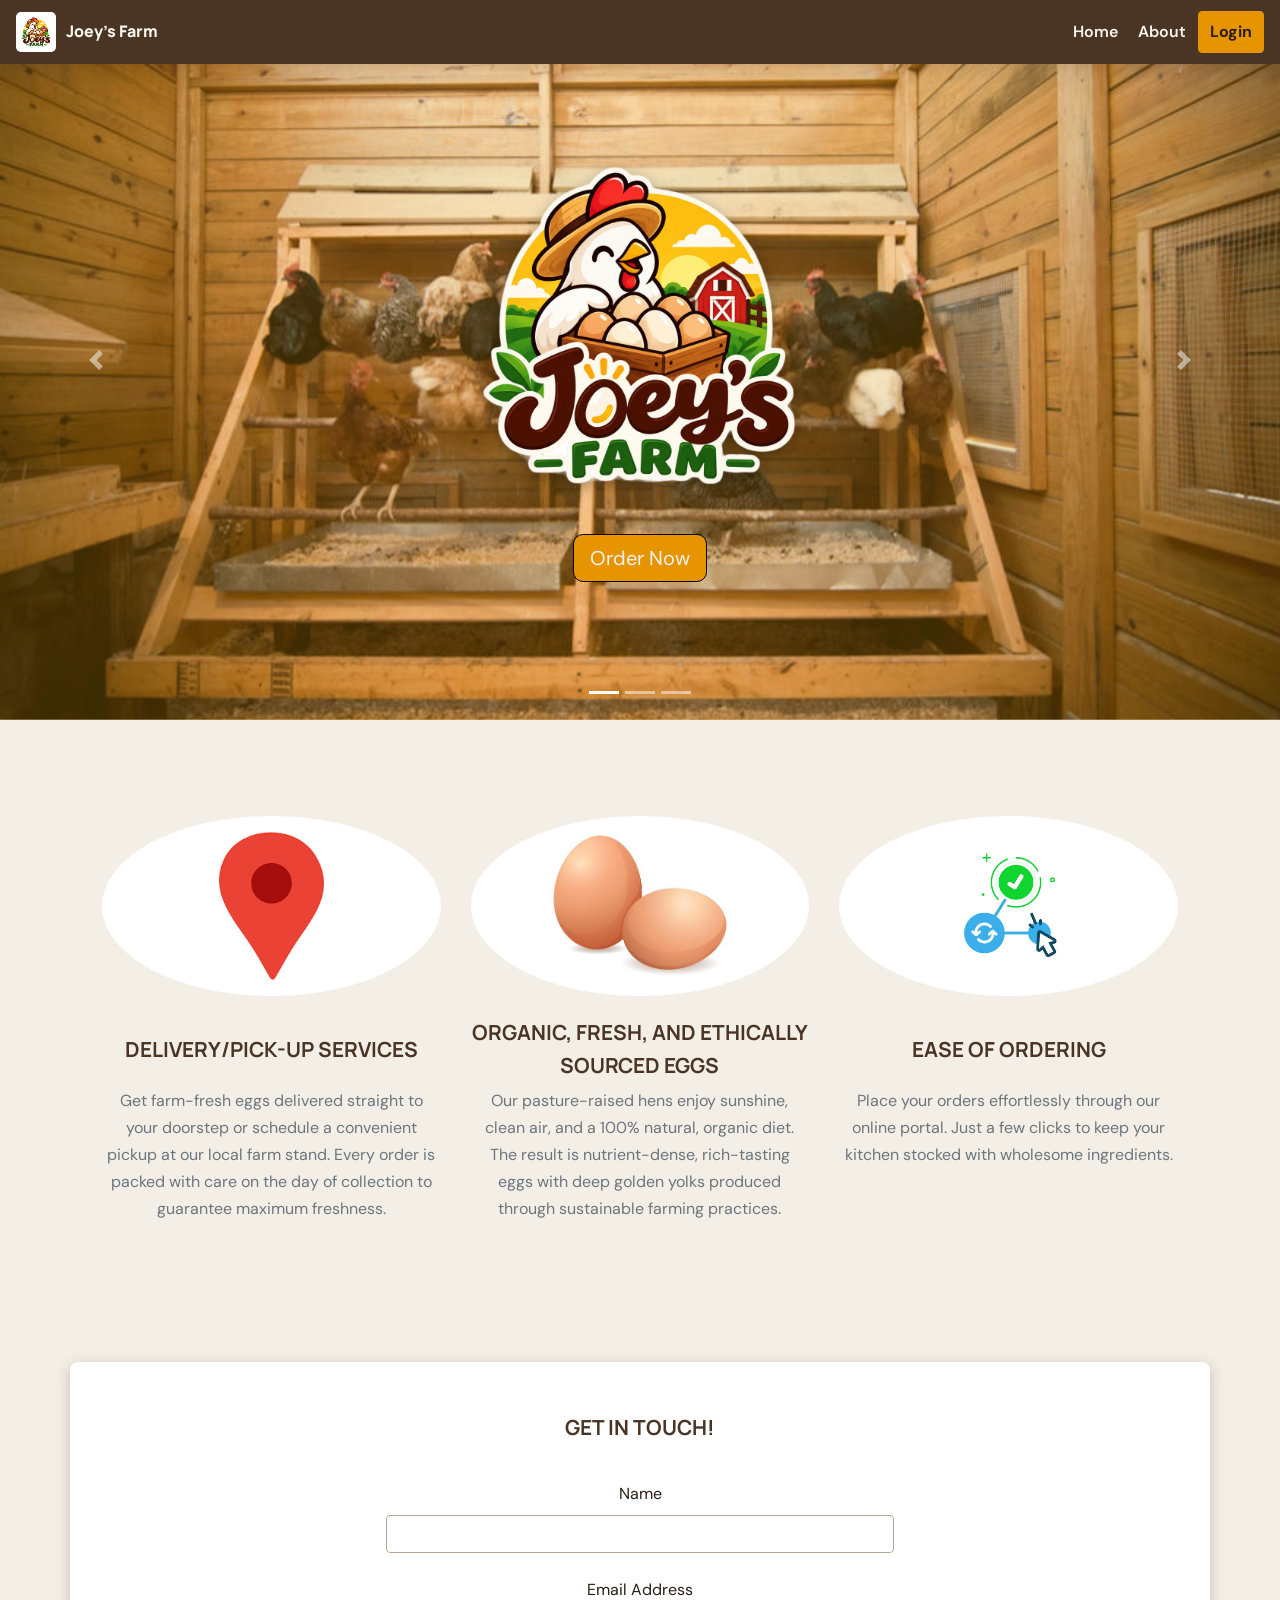
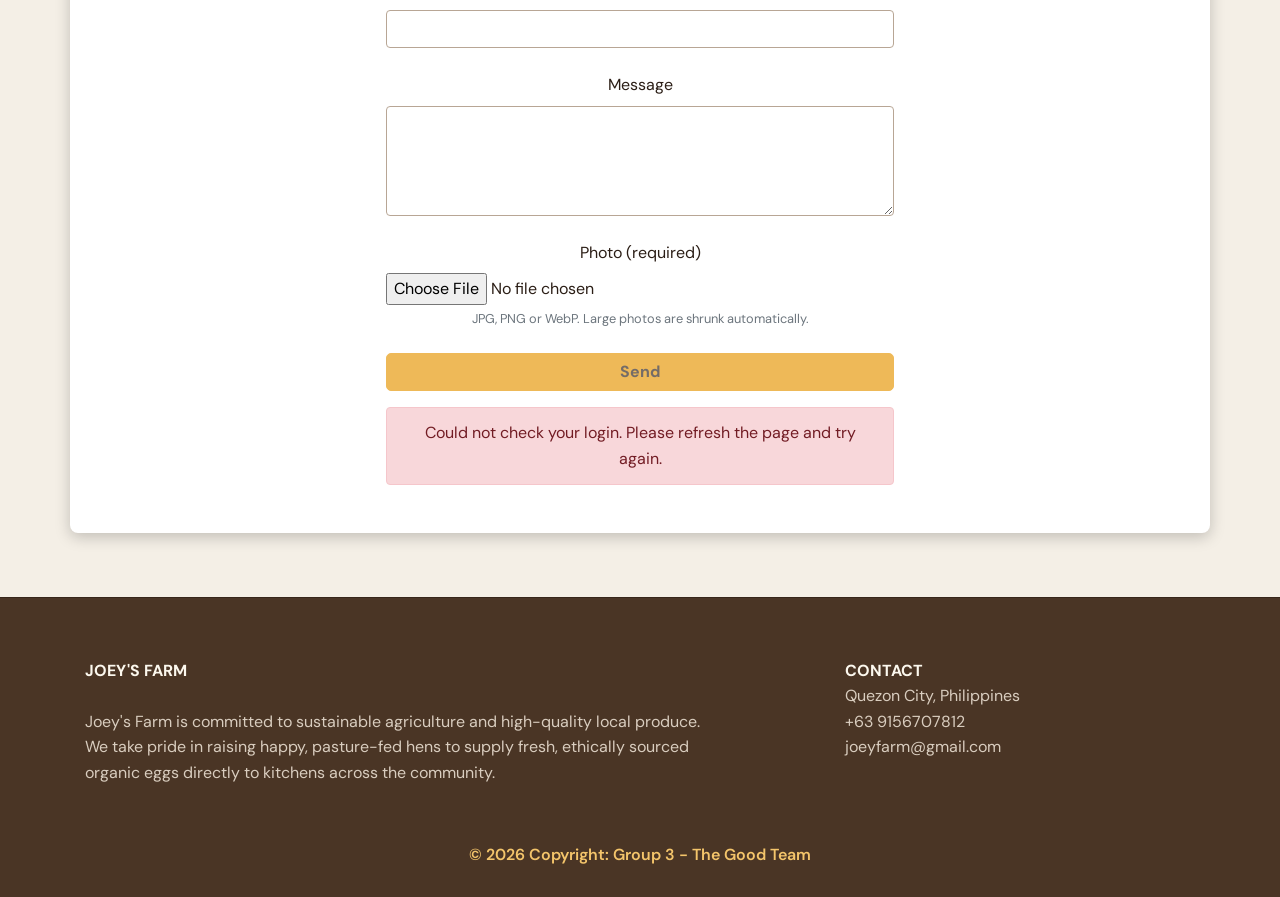
<file: Index.html>
<!DOCTYPE html>
<html lang="en">
  <head>
    <title>Joey's Farm</title>
    <meta charset="utf-8">
    <meta name="viewport" content="width=device-width, initial-scale=1">
    <link rel="stylesheet" href="https://stackpath.bootstrapcdn.com/bootstrap/4.1.3/css/bootstrap.min.css" integrity="sha384-MCw98/SFnGE8fJT3GXwEOngsV7Zt27NXFoaoApmYm81iuXoPkFOJwJ8ERdknLPMO" crossorigin="anonymous">
    <link rel="stylesheet" type="text/css" href="main.css">
    <link rel="stylesheet" href="brand.css?v=10">
  </head>

<body>
    <nav class="navbar navbar-expand-md fixed-top navbar-solid">
      <a class="navbar-brand farm-brand" href="Index.html"><img src="images/logo.png" alt=""><span>Joey's Farm</span></a>
        <button class="navbar-toggler navbar-dark" type="button" data-toggle="collapse" data-target="#main-navigation">
          <span class="navbar-toggler-icon"></span>
        </button>
        <div class="collapse navbar-collapse" id="main-navigation">
          <ul class="navbar-nav align-items-center">
            <li class="nav-item">
              <a class="nav-link nav-outline-text" href="#">Home</a>
            </li>
            <li class="nav-item">
              <a class="nav-link nav-outline-text" href="AboutUs.html">About</a>
            </li>
            <li class="nav-item">
              <a class="btn nav-login-btn" href="#" data-toggle="modal" data-target="#loginModal">Login</a>
            </li>
        </ul>
      </div>
    </nav>

<header class="page-header container-fluid">
  <div class="overlay"></div>
  <div class="description">
    <img src="images/logo.png" alt="Joey's Farm Logo" class="img-fluid">
    <div class="b">
      <button class="btn btn-outline-secondary btn-lg mt-3" data-toggle="modal" data-target="#loginModal">
        Order Now
      </button>
    </div> 
  </div>

        <div id="carouselExampleIndicators" class="carousel slide" data-ride="carousel" data-interval="3000">
            <ol class="carousel-indicators">
                <li data-target="#carouselExampleIndicators" data-slide-to="0" class="active"></li>
                <li data-target="#carouselExampleIndicators" data-slide-to="1"></li>
                <li data-target="#carouselExampleIndicators" data-slide-to="2"></li>
            </ol>
            <div class="carousel-inner">
                <div class="carousel-item active">
                    <img class="d-block w-100" src="images/Picture1.jpg" alt="First slide">
                </div>
                <div class="carousel-item">
                    <img class="d-block w-100" src="images/Picture2.jpg" alt="Second slide">
                </div>
                <div class="carousel-item">
                    <img class="d-block w-100" src="images/Picture3.jpg" alt="Third slide">
                </div>
            </div>
            <a class="carousel-control-prev" href="#carouselExampleIndicators" role="button" data-slide="prev" style="z-index: 15;">
                <span class="carousel-control-prev-icon" aria-hidden="true"></span>
                <span class="sr-only">Previous</span>
            </a>
            <a class="carousel-control-next" href="#carouselExampleIndicators" role="button" data-slide="next" style="z-index: 15;">
                <span class="carousel-control-next-icon" aria-hidden="true"></span>
                <span class="sr-only">Next</span>
            </a>
         </div>
</header>

<div class="container features" id="eggServices">
  <div class="row">
    <div class="col-lg-4 col-md-4 col-sm-12 mb-4">
      <div class="card h-100 border-0 bg-transparent">
        <div class="bg-white rounded-circle p-3 text-center d-flex align-items-center justify-content-center" style="height: 180px;">
          <img src="images/delivery.jpg" alt="delivery" class="mw-100 mh-100">
        </div> 
        <div class="card-body px-0 text-center">
          <div class="feature-title font-weight-bold text-uppercase mb-1">Delivery/Pick-up Services</div>
          <p class="card-text text-muted">
            Get farm-fresh eggs delivered straight to your doorstep or schedule a convenient pickup at our local farm stand. Every order is packed with care on the day of collection to guarantee maximum freshness.
          </p>
        </div>
      </div>
    </div>

    <div class="col-lg-4 col-md-4 col-sm-12 mb-4">
      <div class="card h-100 border-0 bg-transparent">
        <div class="bg-white rounded-circle p-3 text-center d-flex align-items-center justify-content-center" style="height: 180px;">
          <img src="images/roaming.jpg" alt="Chicken Egg" class="mw-100 mh-100">
        </div> 
        <div class="card-body px-0 text-center">
          <div class="feature-title font-weight-bold text-uppercase mb-1">Organic, Fresh, and Ethically Sourced Eggs</div>
          <p class="card-text text-muted">
            Our pasture-raised hens enjoy sunshine, clean air, and a 100% natural, organic diet. The result is nutrient-dense, rich-tasting eggs with deep golden yolks produced through sustainable farming practices.
          </p>
        </div>
      </div>
    </div>

    <div class="col-lg-4 col-md-4 col-sm-12 mb-4">
      <div class="card h-100 border-0 bg-transparent">
        <div class="bg-white rounded-circle p-3 text-center d-flex align-items-center justify-content-center" style="height: 180px;">
          <img src="images/easy.jpg" alt="Order" class="mw-100 mh-100">
        </div> 
        <div class="card-body px-0 text-center">
          <div class="feature-title font-weight-bold text-uppercase mb-1">Ease of Ordering</div>
          <p class="card-text text-muted">
            Place your orders effortlessly through our online portal. Just a few clicks to keep your kitchen stocked with wholesome ingredients.
          </p>
        </div>
      </div>
    </div>
  </div>
</div>

  <div class="container features bg-white" id="formDesign">
    <div class="col-lg-6 col-md-8 col-sm-12 mx-auto">    
      <div class="feature-title">Get in Touch!</div>
      <form id="contactForm">
        <div class="form-group">
          <label for="contactName">Name</label>
          <input type="text" class="form-control contact-field" id="contactName" readonly required>
        </div>
        <div class="form-group">
          <label for="contactEmail">Email Address</label>
          <input type="email" class="form-control contact-field" id="contactEmail" readonly required>
        </div>
        <div class="form-group">
          <label for="contactMessage">Message</label>
          <textarea class="form-control contact-field" id="contactMessage" rows="4" maxlength="5000" readonly required></textarea>
        </div>
        <button type="submit" class="btn btn-secondary btn-block" id="contactSendButton" disabled>Send</button>
        <div id="contactStatus" class="mt-3" role="status" aria-live="polite"></div>
      </form>
    </div>
</div>


<div class="modal fade" id="loginModal" tabindex="-1" role="dialog" aria-labelledby="loginModalTitle" aria-hidden="true">
  <div class="modal-dialog modal-dialog-centered" role="document">
    <div class="modal-content">
      <div class="modal-header">
        <h1 class="modal-title" id="loginModalTitle">Login to Joey's Farm</h1>
        <button type="button" class="close" data-dismiss="modal" aria-label="Close">
          <span aria-hidden="true">&times;</span>
        </button>
      </div>
      <div class="modal-body">
        <form id="loginForm">
          <div class="form-group">
            <label for="loginEmail">Email address</label>
            <input type="email" class="form-control" id="loginEmail" placeholder="Enter email" required>
          </div>
          <div class="form-group">
            <label for="loginPassword">Password</label>
            <input type="password" class="form-control" id="loginPassword" placeholder="Password" required>
          </div>
          <div class="form-check mb-3">
            <input type="checkbox" class="form-check-input" id="rememberMe">
            <label class="form-check-label" for="rememberMe">Remember me</label>
          </div>
          <button type="submit" class="btn btn-primary btn-block">Login</button>
        </form>
      </div>
      <div class="modal-footer justify-content-between">
        <small><a href="#">Forgot password?</a></small>
        <small>Don't have an account? <a href="#">Sign up</a></small>
      </div>
    </div>
  </div>
</div>

<footer class="page-footer">
  <div class="container">
    <div class="row">

      <div class="col-lg-8 col-md-8 col-sm-12">
        <div class="text-uppercase font-weight-bold">Joey's Farm</div>
        <p>
        Joey's Farm is committed to sustainable agriculture and high-quality local produce.
        We take pride in raising happy, pasture-fed hens to supply fresh, ethically sourced
        organic eggs directly to kitchens across the community.
        </p>
      </div>

      <div class="col-lg-4 col-md-4 col-sm-12">
        <div class="text-uppercase font-weight-bold">Contact</div>
        <p>Quezon City, Philippines<br>+63 9156707812<br>joeyfarm@gmail.com</p>
      </div>

    </div>

    <div class="footer-copyright text-center">
      © 2026 Copyright: Group 3 - The Good Team
    </div>
  </div>
</footer>

<script src="https://code.jquery.com/jquery-3.3.1.slim.min.js" integrity="sha384-q8i/X+965DzO0rT7abK41JStQIAqVgRVzpbzo5smXKp4YfRvH+8abtTE1Pi6jizo" crossorigin="anonymous"></script>
<script src="https://cdnjs.cloudflare.com/ajax/libs/popper.js/1.14.3/umd/popper.min.js" integrity="sha384-ZMP7rVo3mIykV+2+9J3UJ46jBk0WLaUAdn689aCwoqbBJiSnjAK/l8WvCWPIPm49" crossorigin="anonymous"></script>
<script src="https://stackpath.bootstrapcdn.com/bootstrap/4.1.3/js/bootstrap.min.js" integrity="sha384-ChfqqxuZUCnJSK3+MXmPNIyE6ZbWh2IMqE241rYiqJxyMiZ6OW/JmZQ5stwEULTy" crossorigin="anonymous"></script>
<script src="main.js"></script>
<script src="cart-session.js?v=1"></script>
<script src="floating-cart.js?v=3"></script>

</body>
</html>
</html>
</file>
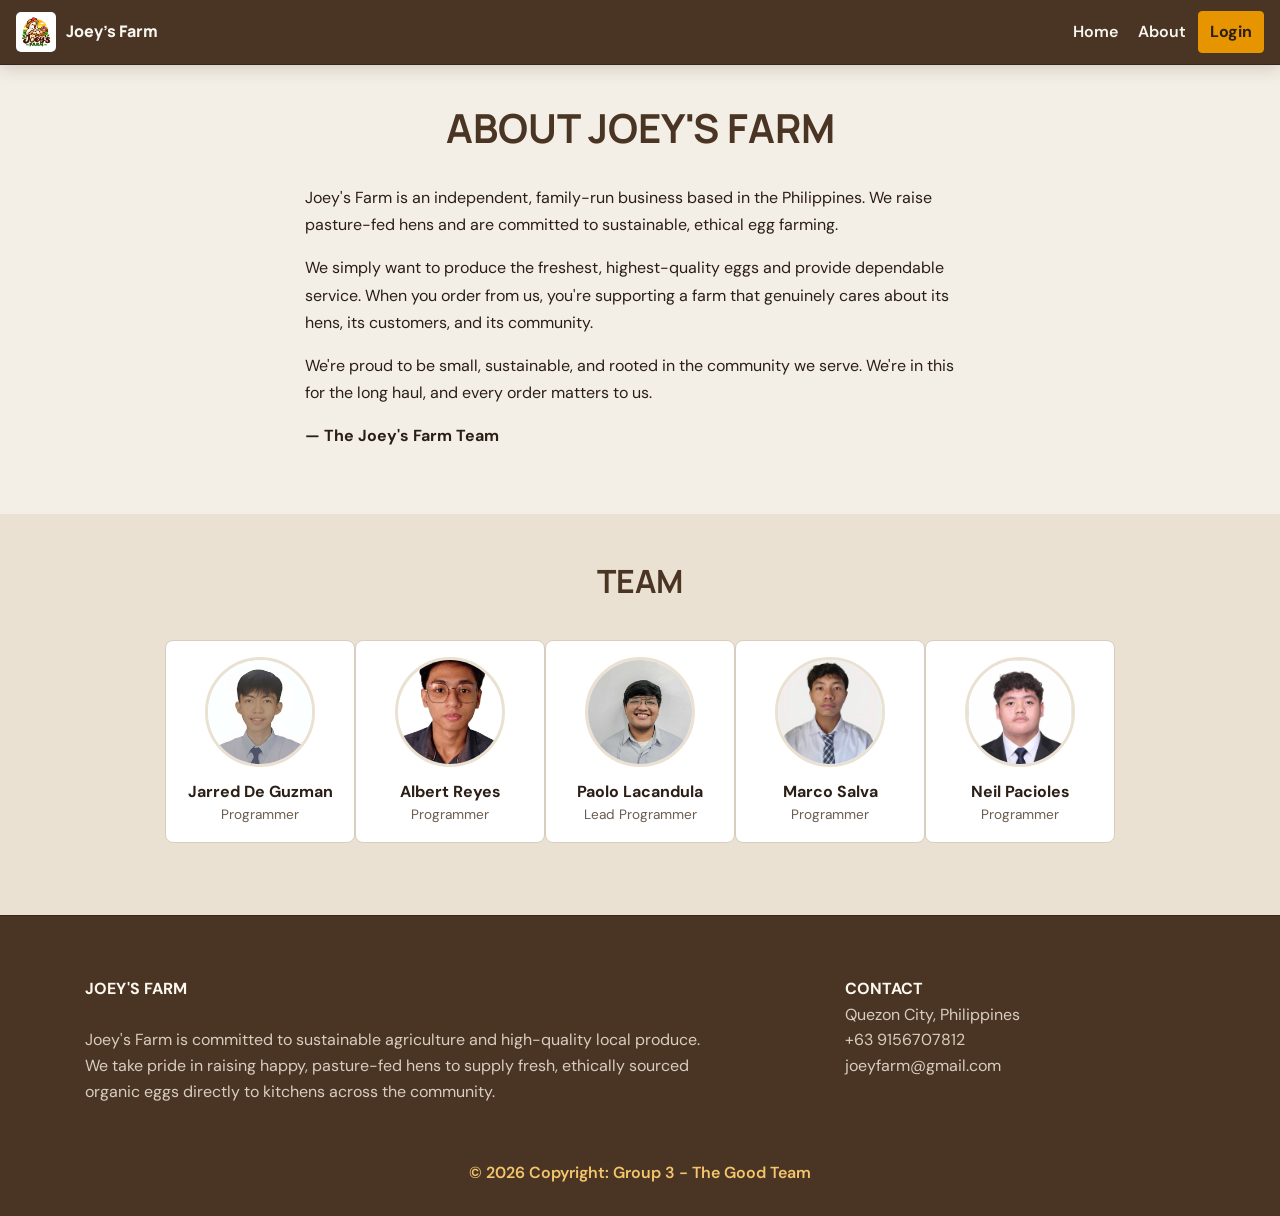
<file: AboutUs.html>
<!DOCTYPE html>
<html lang="en">
  <head>
    <title>Joey's Farm - About</title>
    <meta charset="utf-8">
    <meta name="viewport" content="width=device-width, initial-scale=1">
    <link rel="stylesheet" href="https://stackpath.bootstrapcdn.com/bootstrap/4.1.3/css/bootstrap.min.css" integrity="sha384-MCw98/SFnGE8fJT3GXwEOngsV7Zt27NXFoaoApmYm81iuXoPkFOJwJ8ERdknLPMO" crossorigin="anonymous">
    <link rel="stylesheet" type="text/css" href="main.css">
    <link rel="stylesheet" type="text/css" href="AboutUs-style.css">
    <link rel="stylesheet" type="text/css" href="navbar.css">
    <link rel="stylesheet" href="brand.css?v=10">
  </head>

<body class="has-fixed-nav">
    <nav class="navbar navbar-expand-md fixed-top navbar-solid">
      <a class="navbar-brand farm-brand" href="Index.html"><img src="images/logo.png" alt=""><span>Joey's Farm</span></a>
        <button class="navbar-toggler navbar-dark" type="button" data-toggle="collapse" data-target="#main-navigation">
          <span class="navbar-toggler-icon"></span>
        </button>
        <div class="collapse navbar-collapse" id="main-navigation">
          <ul class="navbar-nav align-items-center">
            <li class="nav-item">
              <a class="nav-link nav-outline-text" href="Index.html">Home</a>
            </li>
            <li class="nav-item">
              <a class="nav-link nav-outline-text" href="AboutUs.html">About</a>
            </li>
            <li class="nav-item">
              <a class="btn nav-login-btn" href="Index.html?login=1">Login</a>
            </li>
        </ul>
      </div>
    </nav>

    <div class="container about-intro">
        <h1 class="text-center about-heading">About Joey's Farm</h1>

        <p>Joey's Farm is an independent, family-run business based in the Philippines. We raise pasture-fed hens and are committed to sustainable, ethical egg farming.</p>

        <p>We simply want to produce the freshest, highest-quality eggs and provide dependable service. When you order from us, you're supporting a farm that genuinely cares about its hens, its customers, and its community.</p>

        <p>We're proud to be small, sustainable, and rooted in the community we serve. We're in this for the long haul, and every order matters to us.</p>

        <p class="about-signature">— The Joey's Farm Team</p>
    </div>

    <!-- Team Section -->
    <div class="team-section">
      <div class="container">
        <h2 class="text-center team-heading">Team</h2>

        <div class="row justify-content-center">

          <div class="col-lg-2 col-md-4 col-6 text-center mb-4">
            <img src="images/jarredpic.png" class="team-photo" alt="Jarred De Guzman">
            <div class="team-name">Jarred De Guzman</div>
            <div class="team-role">Programmer</div>
          </div>

          <div class="col-lg-2 col-md-4 col-6 text-center mb-4">
            <img src="images/albertpic.png" class="team-photo" alt="Albert Reyes">
            <div class="team-name">Albert Reyes</div>
            <div class="team-role">Programmer</div>
          </div>

          <div class="col-lg-2 col-md-4 col-6 text-center mb-4">
            <img src="images/paolopic.png" class="team-photo" alt="Paolo Lacandula">
            <div class="team-name">Paolo Lacandula</div>
            <div class="team-role">Lead Programmer</div>
          </div>

          <div class="col-lg-2 col-md-4 col-6 text-center mb-4">
            <img src="images/marcopic.jpg" class="team-photo" alt="Marco Salva">
            <div class="team-name">Marco Salva</div>
            <div class="team-role">Programmer</div>
          </div>

          <div class="col-lg-2 col-md-4 col-6 text-center mb-4">
            <img src="images/neilpic.jpg" class="team-photo" alt="Neil Pacioles">
            <div class="team-name">Neil Pacioles</div>
            <div class="team-role">Programmer</div>
          </div>

        </div>
      </div>
    </div>

<footer class="page-footer">
  <div class="container">
    <div class="row">

      <div class="col-lg-8 col-md-8 col-sm-12">
        <div class="text-uppercase font-weight-bold">Joey's Farm</div>
        <p>
        Joey's Farm is committed to sustainable agriculture and high-quality local produce.
        We take pride in raising happy, pasture-fed hens to supply fresh, ethically sourced
        organic eggs directly to kitchens across the community.
        </p>
      </div>

      <div class="col-lg-4 col-md-4 col-sm-12">
        <div class="text-uppercase font-weight-bold">Contact</div>
        <p>Quezon City, Philippines<br>+63 9156707812<br>joeyfarm@gmail.com</p>
      </div>

    </div>

    <div class="footer-copyright text-center">
      © 2026 Copyright: Group 3 - The Good Team
    </div>
  </div>
</footer>

<script src="https://code.jquery.com/jquery-3.3.1.slim.min.js" integrity="sha384-q8i/X+965DzO0rT7abK41JStQIAqVgRVzpbzo5smXKp4YfRvH+8abtTE1Pi6jizo" crossorigin="anonymous"></script>
<script src="https://cdnjs.cloudflare.com/ajax/libs/popper.js/1.14.3/umd/popper.min.js" integrity="sha384-ZMP7rVo3mIykV+2+9J3UJ46jBk0WLaUAdn689aCwoqbBJiSnjAK/l8WvCWPIPm49" crossorigin="anonymous"></script>
<script src="https://stackpath.bootstrapcdn.com/bootstrap/4.1.3/js/bootstrap.min.js" integrity="sha384-ChfqqxuZUCnJSK3+MXmPNIyE6ZbWh2IMqE241rYiqJxyMiZ6OW/JmZQ5stwEULTy" crossorigin="anonymous"></script>
<script src="main.js"></script>
<script src="cart-session.js?v=1"></script>
<script src="floating-cart.js?v=3"></script>

</body>
</html>
</file>
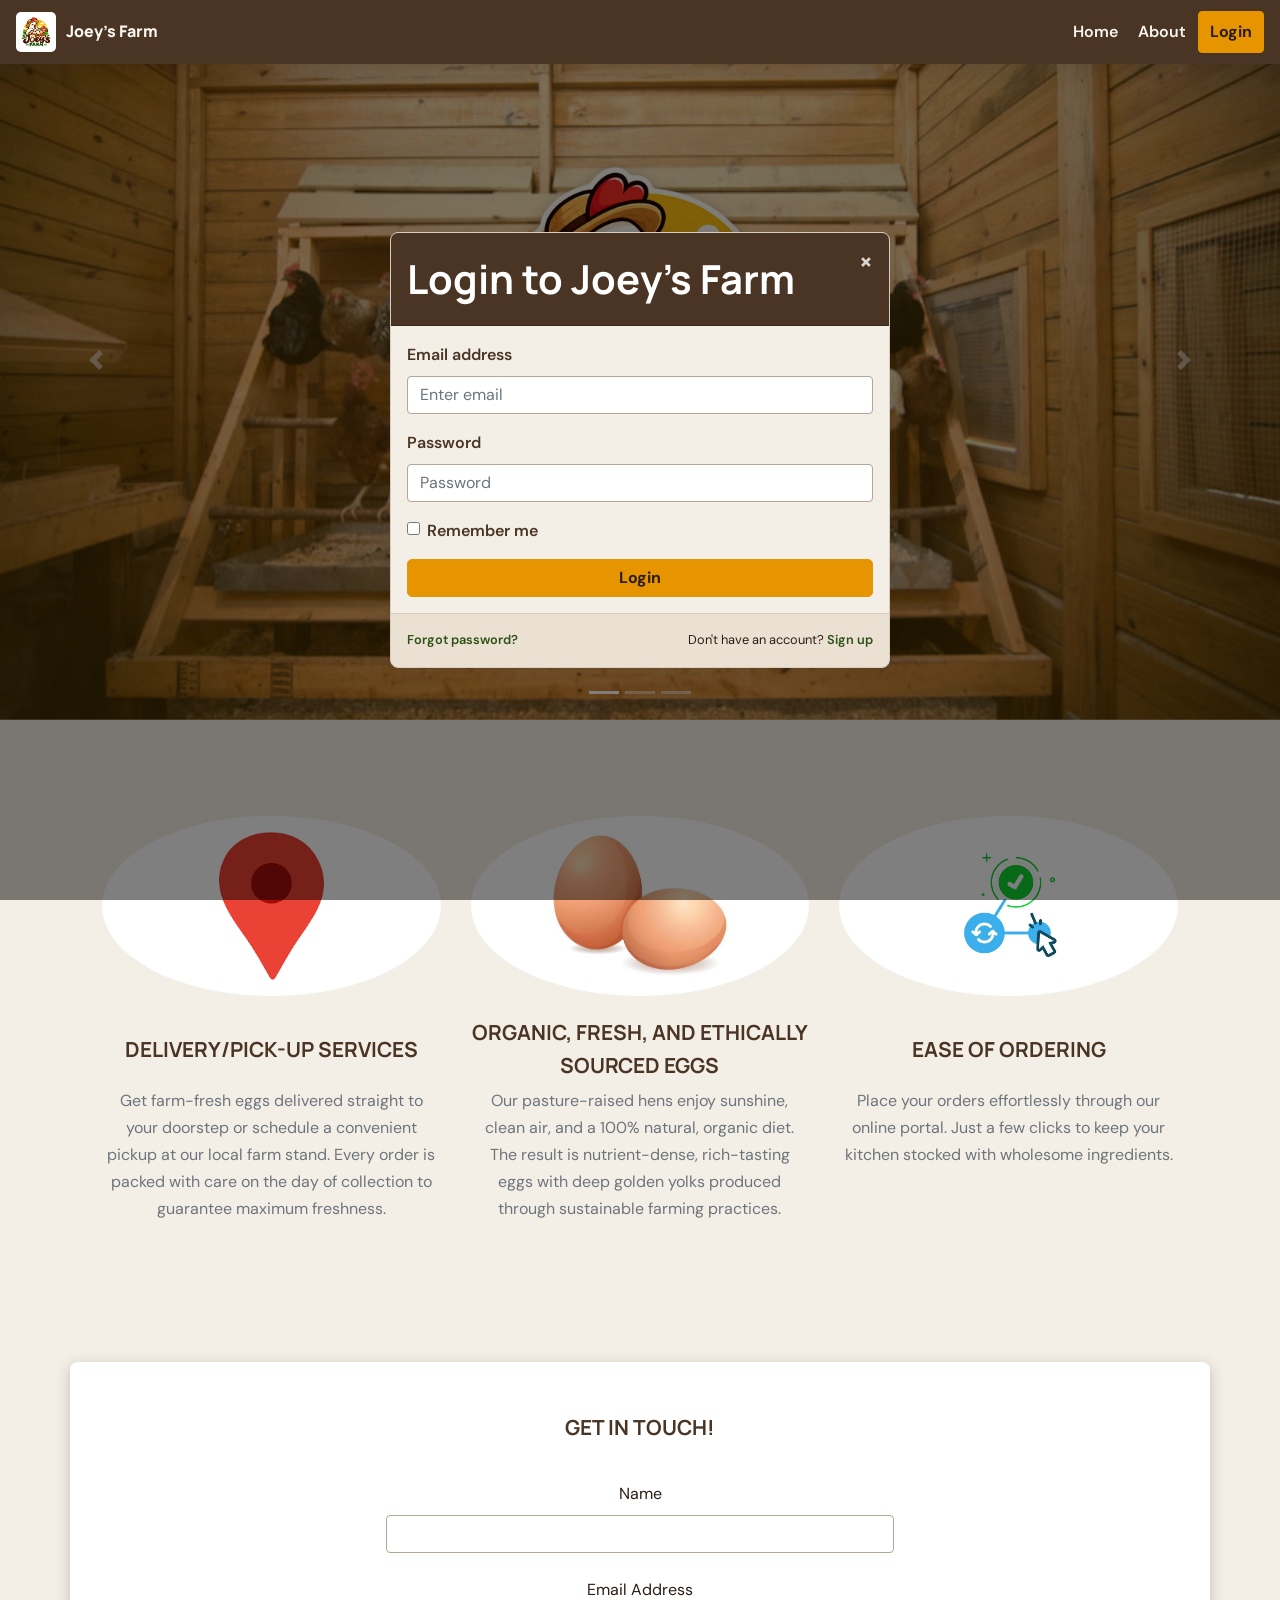
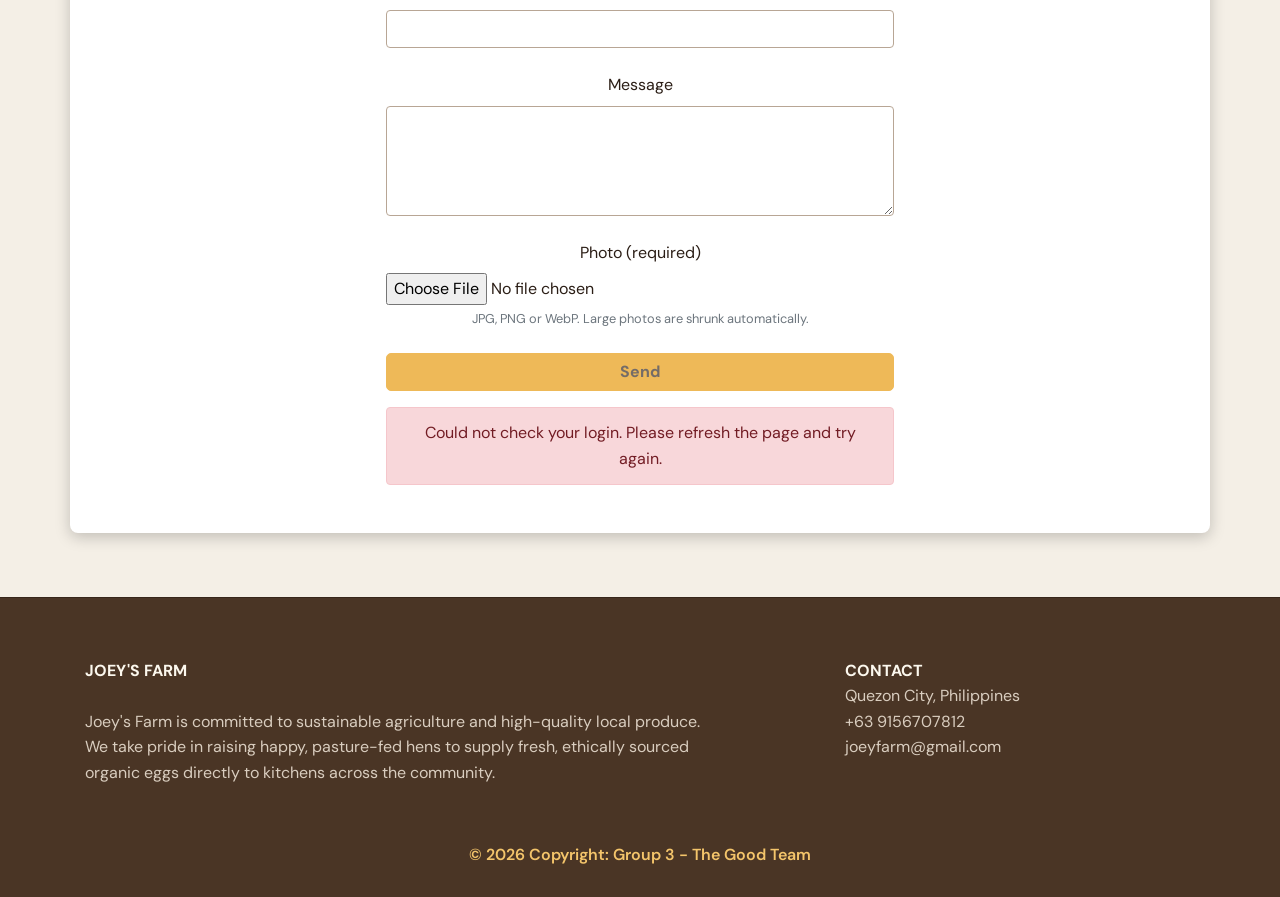
<file: cart.html>
<!DOCTYPE html>
<html lang="en">
<head>
    <title>Joey's Farm - Cart</title>
    <meta charset="utf-8">
    <meta name="viewport" content="width=device-width, initial-scale=1">
    <script src="auth-guard.js" data-role="customer"></script>
    <link rel="stylesheet" href="https://stackpath.bootstrapcdn.com/bootstrap/4.1.3/css/bootstrap.min.css">
    <link rel="stylesheet" type="text/css" href="main.css">
    <link rel="stylesheet" type="text/css" href="cart.css?v=4">
    <link rel="stylesheet" type="text/css" href="navbar.css">
    <link rel="stylesheet" href="brand.css?v=11">
</head>
<body class="has-fixed-nav">

    <nav class="navbar navbar-expand-md fixed-top navbar-solid">
      <a class="navbar-brand farm-brand" href="Homepage.html"><img src="images/logo.png" alt=""><span>Joey's Farm</span></a>
        <button class="navbar-toggler navbar-dark" type="button" data-toggle="collapse" data-target="#main-navigation">
          <span class="navbar-toggler-icon"></span>
        </button>
        <div class="collapse navbar-collapse" id="main-navigation">
          <ul class="navbar-nav align-items-center">
            <li class="nav-item">
              <a class="nav-link nav-outline-text" href="Homepage.html">Home</a>
            </li>
            <li class="nav-item">
              <a class="nav-link nav-outline-text" href="customer-orders.html">Profile</a>
            </li>
            <li class="nav-item">
              <a class="nav-link nav-outline-text" href="Order.html">Order</a>
            </li>
            <li class="nav-item">
              <a class="btn nav-login-btn" href="logout.php">Logout</a>
            </li>
        </ul>
      </div>
    </nav>

    <main class="container cart-page mt-4">
        <div class="mb-4">
            <a href="Order.html" class="back-btn">&larr; Continue Shopping</a>
        </div>
        
        <h3 class="mb-4 text-dark font-weight-bold">Your Cart</h3>

      <div class="row cart-layout">
        <section class="col-lg-8" aria-label="Cart items">
          <div id="cartItems">
            <!-- Cart items are rendered here by cart.js -->
          </div>
        </section>

        <aside class="col-lg-4">
          <div class="cart-summary-card">
            <h2 class="cart-summary-title">Price breakdown</h2>
                    <small class="cart-selection-note" id="cartSelectionNote" hidden>Select at least one item to proceed to checkout.</small>
            <div class="cart-price-summary">
              <span class="cart-total-label">Subtotal</span>
              <span class="cart-price-value" id="cartSubtotal">₱ 0.00</span>
              <span class="cart-total-label" id="cartCreditAvailableLabel" hidden>Return credit available</span>
              <span class="cart-price-value" id="cartCreditAvailable" hidden>₱ 0.00</span>
              <span class="cart-total-label cart-discount-label" id="cartDiscountLabel" hidden>Credit applied to matching products</span>
              <span class="cart-price-value cart-discount-value" id="cartDiscount" hidden>- ₱ 0.00</span>
              <span class="cart-total-label cart-final-label">Estimated total</span>
              <span class="cart-total" id="cartTotal">₱ 0.00</span>
            </div>
            <small class="cart-credit-note" id="cartCreditNote" hidden>Return credit applies only to the same product returned.</small>
            <a href="order_finalize.html" class="btn btn-finalize btn-block" id="checkoutBtn">Proceed to Checkout</a>
          </div>
        </aside>
        </div>
    </main>

    <script src="https://code.jquery.com/jquery-3.3.1.slim.min.js"></script>
    <script src="https://stackpath.bootstrapcdn.com/bootstrap/4.1.3/js/bootstrap.bundle.min.js"></script>
    <script src="main.js"></script>
    <script src="cart-session.js?v=1"></script>
    <script src="cart.js?v=8"></script>
    <script src="floating-cart.js?v=3"></script>
</body>
</html>
</file>
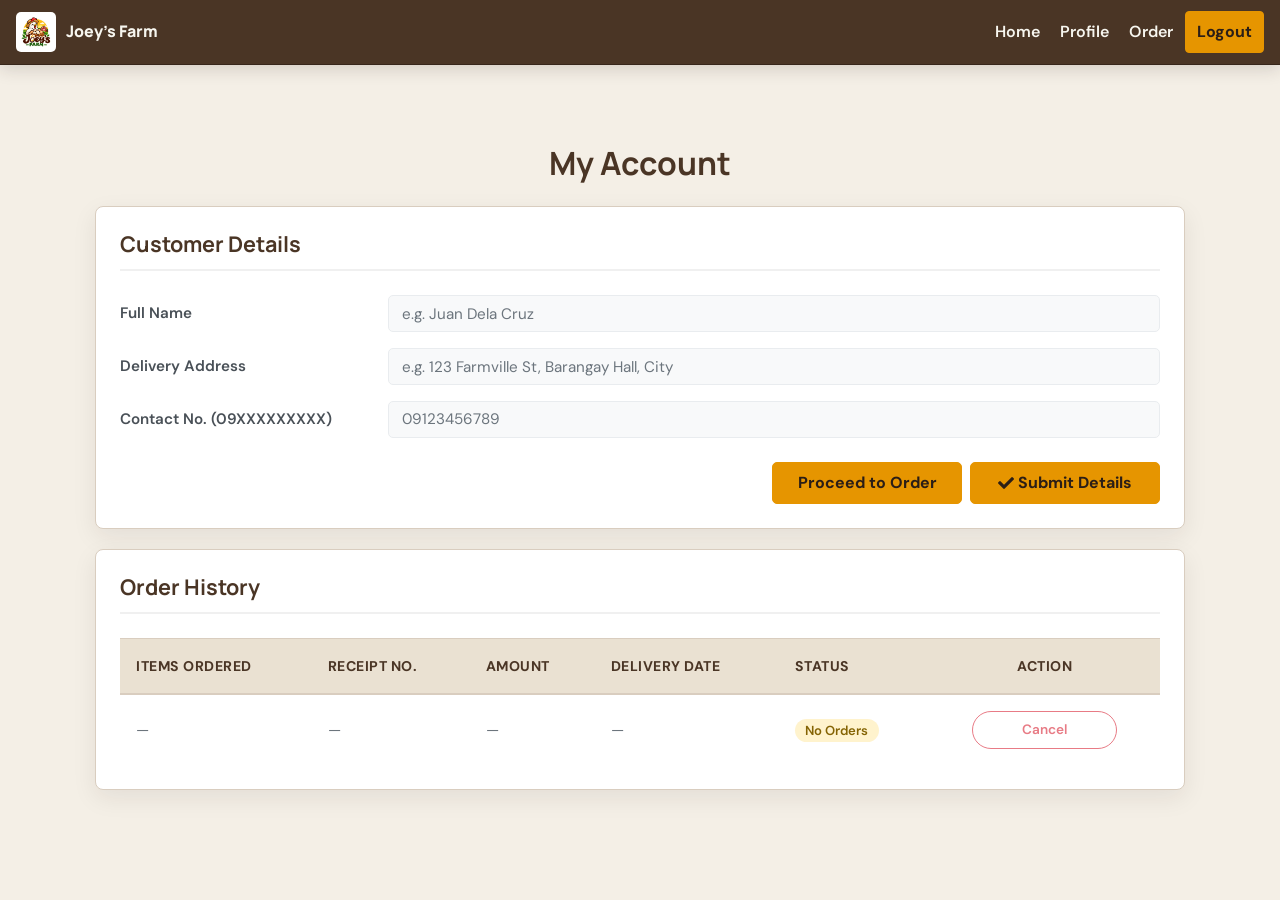
<file: customer-orders.html>
<!DOCTYPE html>
<html lang="en">
<head>
    <meta charset="UTF-8">
    <meta name="viewport" content="width=device-width, initial-scale=1.0">
    <title>Joey's Farm | Customer Orders</title>
    <!-- Bootstrap 4.6 CSS -->
    <link rel="stylesheet" href="https://cdn.jsdelivr.net/npm/bootstrap@4.6.2/dist/css/bootstrap.min.css">
    <!-- FontAwesome for standard modern UI icons -->
    <link rel="stylesheet" href="https://cdnjs.cloudflare.com/ajax/libs/font-awesome/5.15.4/css/all.min.css">
    <link rel="stylesheet" href="customer-orders.css?v=7">
    <link rel="stylesheet" href="navbar.css">
    <link rel="stylesheet" href="brand.css?v=10">
</head>
<body class="has-fixed-nav">
    <nav class="navbar navbar-expand-md fixed-top navbar-solid">
        <a class="navbar-brand farm-brand" href="Homepage.html"><img src="images/logo.png" alt=""><span>Joey's Farm</span></a>
        <button class="navbar-toggler navbar-dark" type="button" data-toggle="collapse" data-target="#main-navigation">
          <span class="navbar-toggler-icon"></span>
        </button>
        <div class="collapse navbar-collapse" id="main-navigation">
          <ul class="navbar-nav align-items-center">
            <li class="nav-item">
              <a class="nav-link nav-outline-text" href="Homepage.html">Home</a>
            </li>
            <li class="nav-item">
              <a class="nav-link nav-outline-text" href="customer-orders.html">Profile</a>
            </li>
            <li class="nav-item">
              <a class="nav-link nav-outline-text" href="Order.html">Order</a>
            </li>
            <li class="nav-item">
              <a class="btn nav-login-btn" href="logout.php">Logout</a>
            </li>
        </ul>
      </div>
    </nav>

    <!-- Main Content Container -->
    <div class="container account-page-container py-4 mt-5">

        <h1 class="account-page-title text-center mb-4">My Account</h1>

        <!-- Customer Details Card -->
        <div class="customer-details-card mx-auto">
            <h2 id="customer-details-heading" class="card-section-title mb-4">
                Customer Details
            </h2>
            <p id="return-credit-status" class="small text-success mb-3" hidden></p>

            <form id="customer-details-form" autocomplete="off">
                <div class="form-group row">
                    <label class="col-12 col-sm-3 col-form-label" for="customer-name">Full Name</label>
                    <div class="col-12 col-sm-9">
                        <input id="customer-name" name="name" class="form-control" type="text" placeholder="e.g. Juan Dela Cruz" required>
                    </div>
                </div>

                <div class="form-group row">
                    <label class="col-12 col-sm-3 col-form-label" for="customer-address">Delivery Address</label>
                    <div class="col-12 col-sm-9">
                        <input id="customer-address" name="address" class="form-control" type="text" placeholder="e.g. 123 Farmville St, Barangay Hall, City" required>
                    </div>
                </div>

                <div class="form-group row mb-4">
                    <label class="col-12 col-sm-3 col-form-label" for="customer-contact">Contact No. (09XXXXXXXXX)</label>
                    <div class="col-12 col-sm-9">
                        <input id="customer-contact" name="contact" class="form-control" type="tel" placeholder="09123456789" pattern="09[0-9]{9}" maxlength="11" inputmode="numeric" oninput="this.value = this.value.replace(/[^0-9]/g, '')" title="Enter exactly 11 digits starting with 09" required>
                    </div>
                </div>

                <div class="text-right">
                    <a class="btn btn-order customer-action-button" href="Order.html">Proceed to Order</a>
                    <button class="btn btn-confirm customer-action-button" type="submit">
                        <i class="fas fa-check mr-1"></i> Submit Details
                    </button>
                </div>
            </form>
        </div>

        <!-- Order History Card -->
        <div class="order-history-card mx-auto mt-4">
            <h2 id="order-history-heading" class="card-section-title mb-4">
                Order History
            </h2>

            <div class="table-responsive">
                <table class="table table-hover order-history-table">
                    <thead>
                        <tr>
                            <th scope="col">Items Ordered</th>
                            <th scope="col">Receipt No.</th>
                            <th scope="col">Amount</th>
                            <th scope="col">Delivery Date</th>
                            <th scope="col">Status</th>
                            <th scope="col" class="text-center">Action</th>
                        </tr>
                    </thead>
                    <tbody>
                        <tr>
                            <td class="text-muted">—</td>
                            <td class="text-muted">—</td>
                            <td class="text-muted">—</td>
                            <td class="text-muted">—</td>
                            <td><span class="badge badge-status badge-status-pending">No Orders</span></td>
                            <td class="text-center">
                                <button class="btn btn-outline-danger btn-cancel btn-sm" type="button" disabled>Cancel</button>
                            </td>
                        </tr>
                    </tbody>
                </table>
            </div>
            <div class="customer-order-pagination" id="customer-order-pagination" aria-label="Order history pages" hidden>
                <span class="customer-order-page-status" id="customer-order-page-status" aria-live="polite"></span>
                <div class="customer-order-page-controls">
                    <button type="button" class="btn btn-outline-secondary btn-sm" id="customer-order-prev" disabled>Previous</button>
                    <button type="button" class="btn btn-outline-secondary btn-sm" id="customer-order-next" disabled>Next</button>
                </div>
            </div>
        </div>
    </div>

    <!-- Login Modal -->
    <div class="modal fade" id="loginModal" tabindex="-1" role="dialog" aria-labelledby="loginModalTitle" aria-hidden="true">
        <div class="modal-dialog modal-dialog-centered" role="document">
            <div class="modal-content">
                <div class="modal-header">
                    <h5 class="modal-title" id="loginModalTitle">
                        <i class="fas fa-sign-in-alt mr-2"></i>Login to Joey's Farm
                    </h5>
                    <button type="button" class="close text-white" data-dismiss="modal" aria-label="Close">
                        <span aria-hidden="true">&times;</span>
                    </button>
                </div>
                <div class="modal-body">
                    <form id="loginForm">
                        <div class="form-group">
                            <label for="loginEmail">Email address</label>
                            <input type="email" class="form-control" id="loginEmail" placeholder="e.g. name@example.com" required>
                        </div>
                        <div class="form-group">
                            <label for="loginPassword">Password</label>
                            <input type="password" class="form-control" id="loginPassword" placeholder="Password" required>
                        </div>
                        <div class="form-check mb-3">
                            <input type="checkbox" class="form-check-input" id="rememberMe">
                            <label class="form-check-label" for="rememberMe">Remember me</label>
                        </div>
                        <button type="submit" class="btn btn-confirm btn-block">Login</button>
                    </form>
                </div>
                <div class="modal-footer justify-content-between">
                    <small><a href="#" class="text-dark">Forgot password?</a></small>
                    <small>Don't have an account? <a href="#" class="text-warning font-weight-bold">Sign up</a></small>
                </div>
            </div>
        </div>
    </div>

    <!-- RETURN CRACKED/BROKEN EGGS MODAL -->
    <div class="modal fade" id="reportBrokenModal" tabindex="-1" role="dialog" aria-hidden="true">
        <div class="modal-dialog modal-dialog-centered" role="document">
            <form id="report-broken-form" class="modal-content shadow-lg border-0">
                <div class="modal-header bg-light">
                    <h5 class="modal-title font-weight-bold">Return Cracked or Broken Eggs</h5>
                    <button type="button" class="close" data-dismiss="modal" aria-label="Close">
                        <span aria-hidden="true">&times;</span>
                    </button>
                </div>
                <div class="modal-body p-4">
                    <input type="hidden" id="return-order-id" name="order_id">

                    <div class="form-group">
                        <label class="font-weight-bold">Broken Eggs by Size</label>
                        <small class="form-text text-muted mb-2">
                            Tick every egg size that had broken eggs and enter how many.
                        </small>
                        <div id="return-items"></div>
                    </div>

                    <div class="form-group">
                        <label class="font-weight-bold" for="return-photo">
                            Photo Proof <span class="badge badge-warning">Required</span>
                        </label>
                        <input type="file" id="return-photo" name="image" class="form-control-file" accept="image/jpeg,image/png,image/webp" required>
                        <small class="form-text text-muted">
                            A clear photo of the broken eggs is required so our staff can check your report. JPG, PNG or WebP; large photos are shrunk automatically.
                        </small>
                    </div>

                    <div class="alert alert-info small mt-3">
                        <i class="fas fa-info-circle mr-1"></i>
                        Only eggs from this delivered order can be reported. Each order can only be reported once, so include every egg size with broken eggs now. Approved credit will be applied to your next order.
                    </div>
                    <div id="return-error-msg" class="alert alert-danger" style="display:none;"></div>
                </div>
                <div class="modal-footer bg-light">
                    <button type="button" class="btn btn-secondary rounded-pill px-4" data-dismiss="modal">Cancel</button>
                    <button type="submit" class="btn btn-primary rounded-pill px-4">Submit Return Request</button>
                </div>
            </form>
        </div>
    </div>

    <!-- Scripts -->
    <script src="https://code.jquery.com/jquery-3.6.0.min.js"></script>
    <script src="https://cdn.jsdelivr.net/npm/bootstrap@4.6.2/dist/js/bootstrap.bundle.min.js"></script>
    <script src="main.js"></script>
    <script src="customer.js?v=2"></script>
    <script src="cart-session.js?v=1"></script>
    <script src="orders-customer.js?v=15"></script>
    <script src="floating-cart.js?v=3"></script>

</body>
</html>
</file>
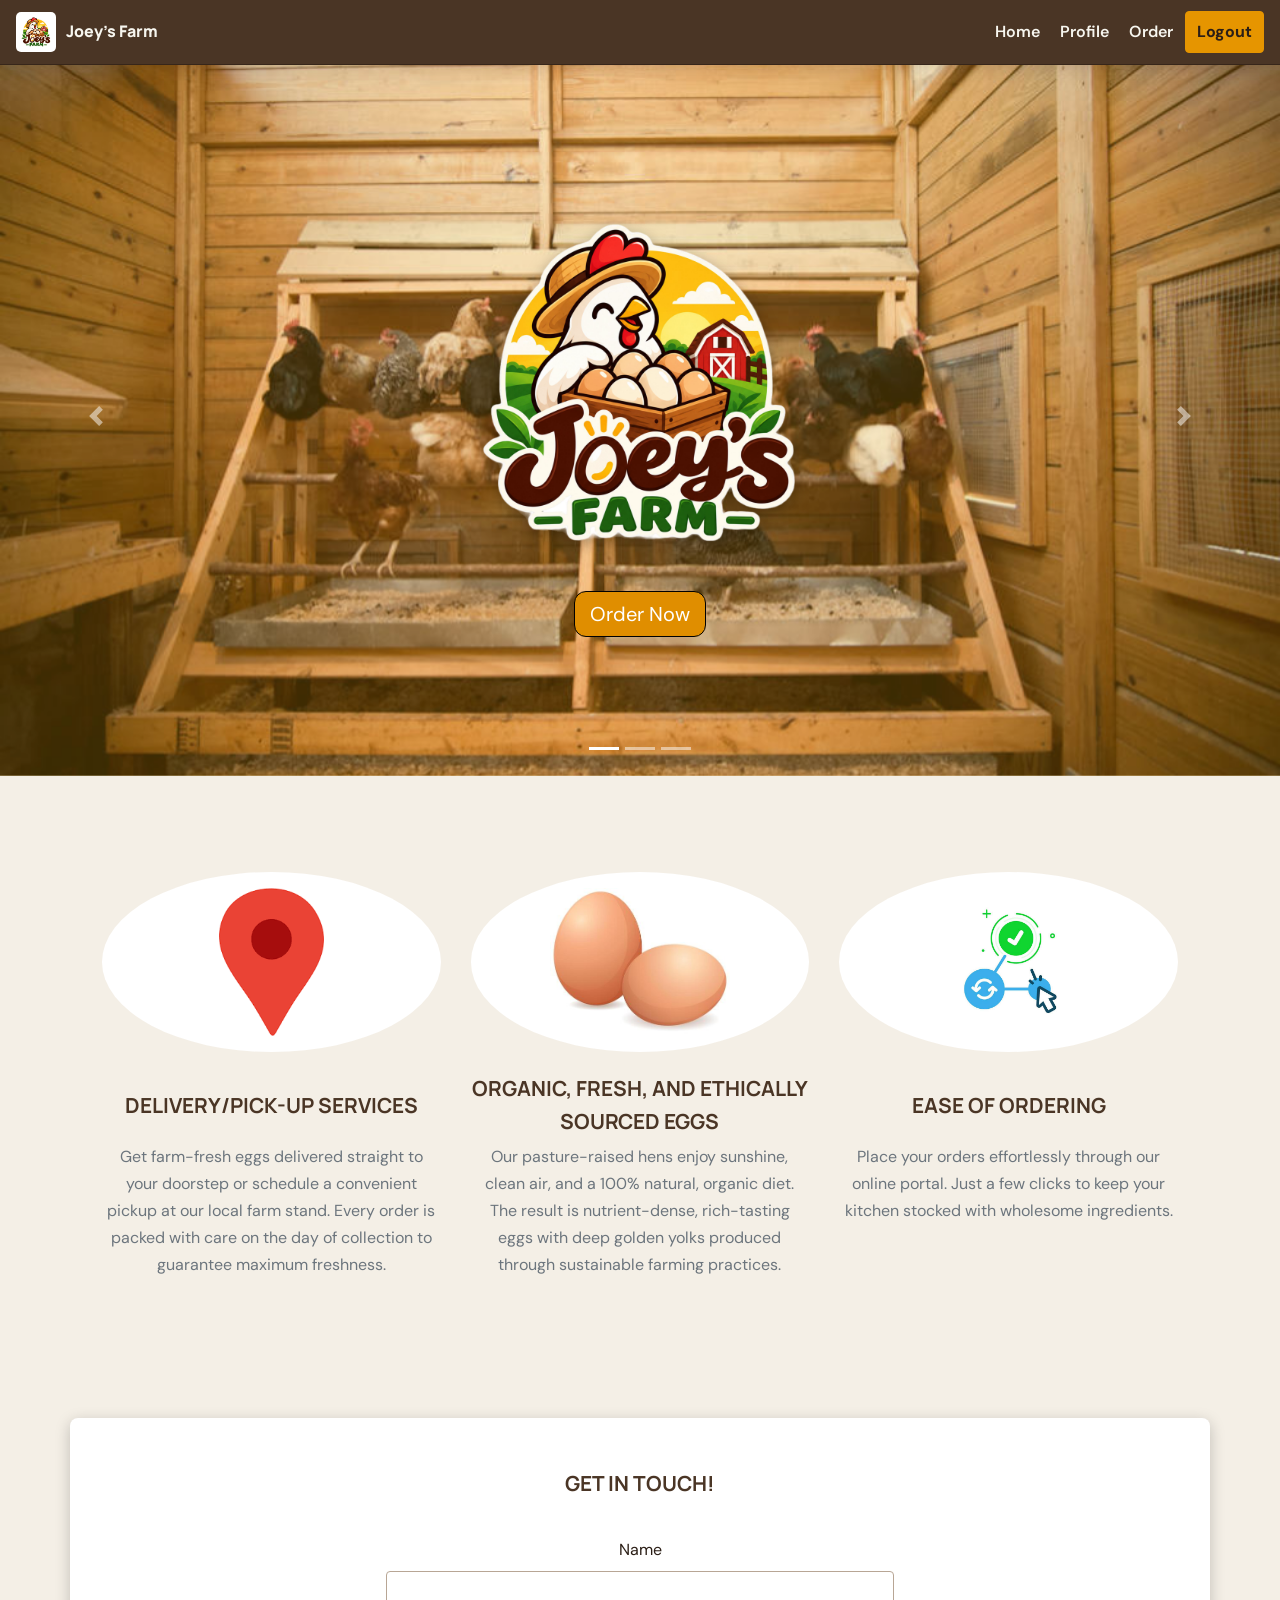
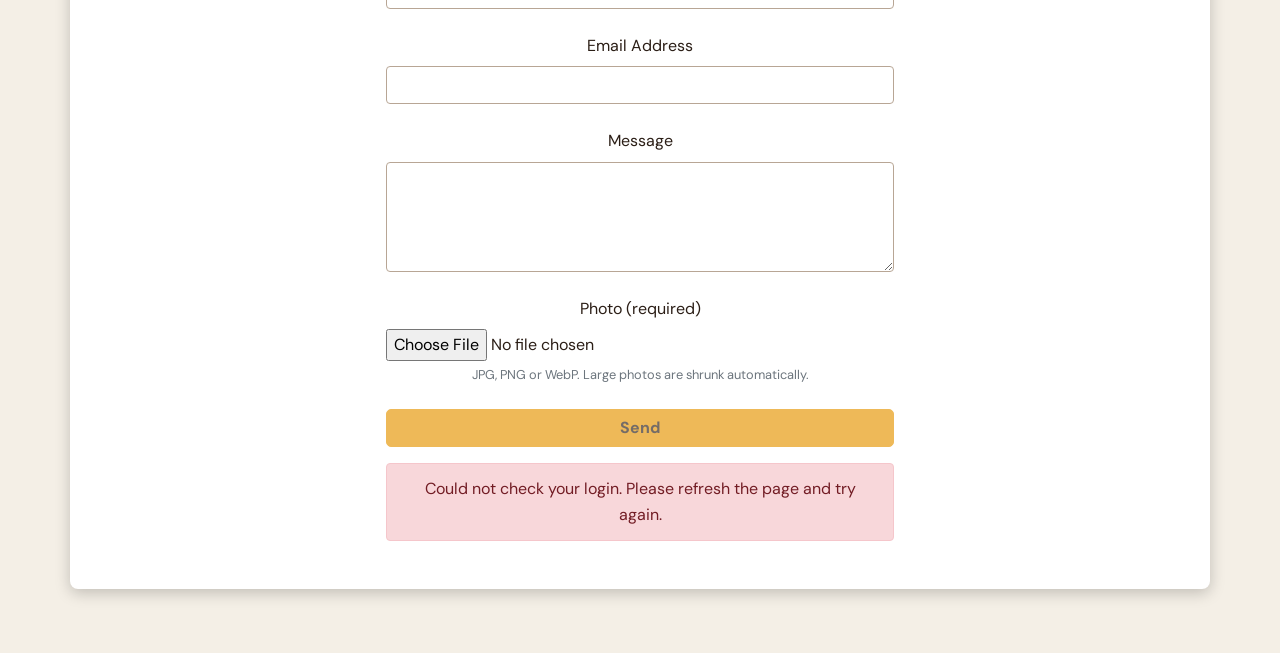
<file: Homepage.html>
<!DOCTYPE html>
<html lang="en">
  <head>
    <title>Joey's Farm</title>
    <meta charset="utf-8">
    <meta name="viewport" content="width=device-width, initial-scale=1">
    <link rel="stylesheet" href="https://stackpath.bootstrapcdn.com/bootstrap/4.1.3/css/bootstrap.min.css" integrity="sha384-MCw98/SFnGE8fJT3GXwEOngsV7Zt27NXFoaoApmYm81iuXoPkFOJwJ8ERdknLPMO" crossorigin="anonymous">
    <link rel="stylesheet" type="text/css" href="main.css">
    <link rel="stylesheet" href="navbar.css">
    <link rel="stylesheet" href="brand.css?v=10">
  </head>

<body class="has-fixed-nav">
    <nav class="navbar navbar-expand-md fixed-top navbar-solid">
      <a class="navbar-brand farm-brand" href="Homepage.html"><img src="images/logo.png" alt=""><span>Joey's Farm</span></a>
        <button class="navbar-toggler navbar-dark" type="button" data-toggle="collapse" data-target="#main-navigation">
          <span class="navbar-toggler-icon"></span>
        </button>   
        <div class="collapse navbar-collapse" id="main-navigation">
          <ul class="navbar-nav align-items-center">
            <li class="nav-item">
              <a class="nav-link nav-outline-text" href="Homepage.html">Home</a>
            </li>
            <li class="nav-item">
              <a class="nav-link nav-outline-text" href="customer-orders.html">Profile</a>
            </li>
            <li class="nav-item">
              <a class="nav-link nav-outline-text" href="Order.html">Order</a>
            </li>
            <li class="nav-item">
              <a class="btn nav-login-btn" href="logout.php">Logout</a>
            </li>
        </ul>
      </div>
    </nav>

<header class="page-header container-fluid">
  <div class="overlay"></div>
  <div class="description">
    <img src="images/logo.png" alt="Joey's Farm Logo" class="img-fluid">
    <div class="b">
  <a class="btn order-btn mt-3" href="Order.html">
    Order Now
      </a>
    </div> 
  </div>

        <div id="carouselExampleIndicators" class="carousel slide" data-ride="carousel" data-interval="3000">
            <ol class="carousel-indicators">
                <li data-target="#carouselExampleIndicators" data-slide-to="0" class="active"></li>
                <li data-target="#carouselExampleIndicators" data-slide-to="1"></li>
                <li data-target="#carouselExampleIndicators" data-slide-to="2"></li>
            </ol>
            <div class="carousel-inner">
                <div class="carousel-item active">
                    <img class="d-block w-100" src="images/Picture1.jpg" alt="First slide">
                </div>
                <div class="carousel-item">
                    <img class="d-block w-100" src="images/Picture2.jpg" alt="Second slide">
                </div>
                <div class="carousel-item">
                    <img class="d-block w-100" src="images/Picture3.jpg" alt="Third slide">
                </div>
            </div>
            <a class="carousel-control-prev" href="#carouselExampleIndicators" role="button" data-slide="prev" style="z-index: 15;">
                <span class="carousel-control-prev-icon" aria-hidden="true"></span>
                <span class="sr-only">Previous</span>
            </a>
            <a class="carousel-control-next" href="#carouselExampleIndicators" role="button" data-slide="next" style="z-index: 15;">
                <span class="carousel-control-next-icon" aria-hidden="true"></span>
                <span class="sr-only">Next</span>
            </a>
         </div>
</header>

<div class="container features" id="eggServices">
  <div class="row">
    <div class="col-lg-4 col-md-4 col-sm-12 mb-4">
      <div class="card h-100 border-0 bg-transparent">
        <div class="bg-white rounded-circle p-3 text-center d-flex align-items-center justify-content-center" style="height: 180px;">
          <img src="images/delivery.jpg" alt="delivery" class="mw-100 mh-100">
        </div> 
        <div class="card-body px-0 text-center">
          <div class="feature-title font-weight-bold text-uppercase mb-1">Delivery/Pick-up Services</div>
          <p class="card-text text-muted">
            Get farm-fresh eggs delivered straight to your doorstep or schedule a convenient pickup at our local farm stand. Every order is packed with care on the day of collection to guarantee maximum freshness.
          </p>
        </div>
      </div>
    </div>

    <div class="col-lg-4 col-md-4 col-sm-12 mb-4">
      <div class="card h-100 border-0 bg-transparent">
        <div class="bg-white rounded-circle p-3 text-center d-flex align-items-center justify-content-center" style="height: 180px;">
          <img src="images/roaming.jpg" alt="Chicken Egg" class="mw-100 mh-100">
        </div> 
        <div class="card-body px-0 text-center">
          <div class="feature-title font-weight-bold text-uppercase mb-1">Organic, Fresh, and Ethically Sourced Eggs</div>
          <p class="card-text text-muted">
            Our pasture-raised hens enjoy sunshine, clean air, and a 100% natural, organic diet. The result is nutrient-dense, rich-tasting eggs with deep golden yolks produced through sustainable farming practices.
          </p>
        </div>
      </div>
    </div>

    <div class="col-lg-4 col-md-4 col-sm-12 mb-4">
      <div class="card h-100 border-0 bg-transparent">
        <div class="bg-white rounded-circle p-3 text-center d-flex align-items-center justify-content-center" style="height: 180px;">
          <img src="images/easy.jpg" alt="Order" class="mw-100 mh-100">
        </div> 
        <div class="card-body px-0 text-center">
          <div class="feature-title font-weight-bold text-uppercase mb-1">Ease of Ordering</div>
          <p class="card-text text-muted">
            Place your orders effortlessly through our online portal. Just a few clicks to keep your kitchen stocked with wholesome ingredients.
          </p>
        </div>
      </div>
    </div>
  </div>
</div>

  <div class="container features bg-white" id="formDesign">
    <div class="col-lg-6 col-md-8 col-sm-12 mx-auto">    
      <div class="feature-title">Get in Touch!</div>
      <form id="contactForm">
        <div class="form-group">
          <label for="contactName">Name</label>
          <input type="text" class="form-control contact-field" id="contactName" readonly required>
        </div>
        <div class="form-group">
          <label for="contactEmail">Email Address</label>
          <input type="email" class="form-control contact-field" id="contactEmail" readonly required>
        </div>
        <div class="form-group">
          <label for="contactMessage">Message</label>
          <textarea class="form-control contact-field" id="contactMessage" rows="4" maxlength="5000" readonly required></textarea>
        </div>
        <button type="submit" class="btn btn-secondary btn-block" id="contactSendButton" disabled>Send</button>
        <div id="contactStatus" class="mt-3" role="status" aria-live="polite"></div>
      </form>
    </div>
</div>

<script src="https://code.jquery.com/jquery-3.3.1.slim.min.js" integrity="sha384-q8i/X+965DzO0rT7abK41JStQIAqVgRVzpbzo5smXKp4YfRvH+8abtTE1Pi6jizo" crossorigin="anonymous"></script>
<script src="https://cdnjs.cloudflare.com/ajax/libs/popper.js/1.14.3/umd/popper.min.js" integrity="sha384-ZMP7rVo3mIykV+2+9J3UJ46jBk0WLaUAdn689aCwoqbBJiSnjAK/l8WvCWPIPm49" crossorigin="anonymous"></script>
<script src="https://stackpath.bootstrapcdn.com/bootstrap/4.1.3/js/bootstrap.min.js" integrity="sha384-ChfqqxuZUCnJSK3+MXmPNIyE6ZbWh2IMqE241rYiqJxyMiZ6OW/JmZQ5stwEULTy" crossorigin="anonymous"></script>
<script src="main.js"></script>
<script src="cart-session.js?v=1"></script>
<script src="floating-cart.js?v=3"></script>

</body>
</html>
</file>
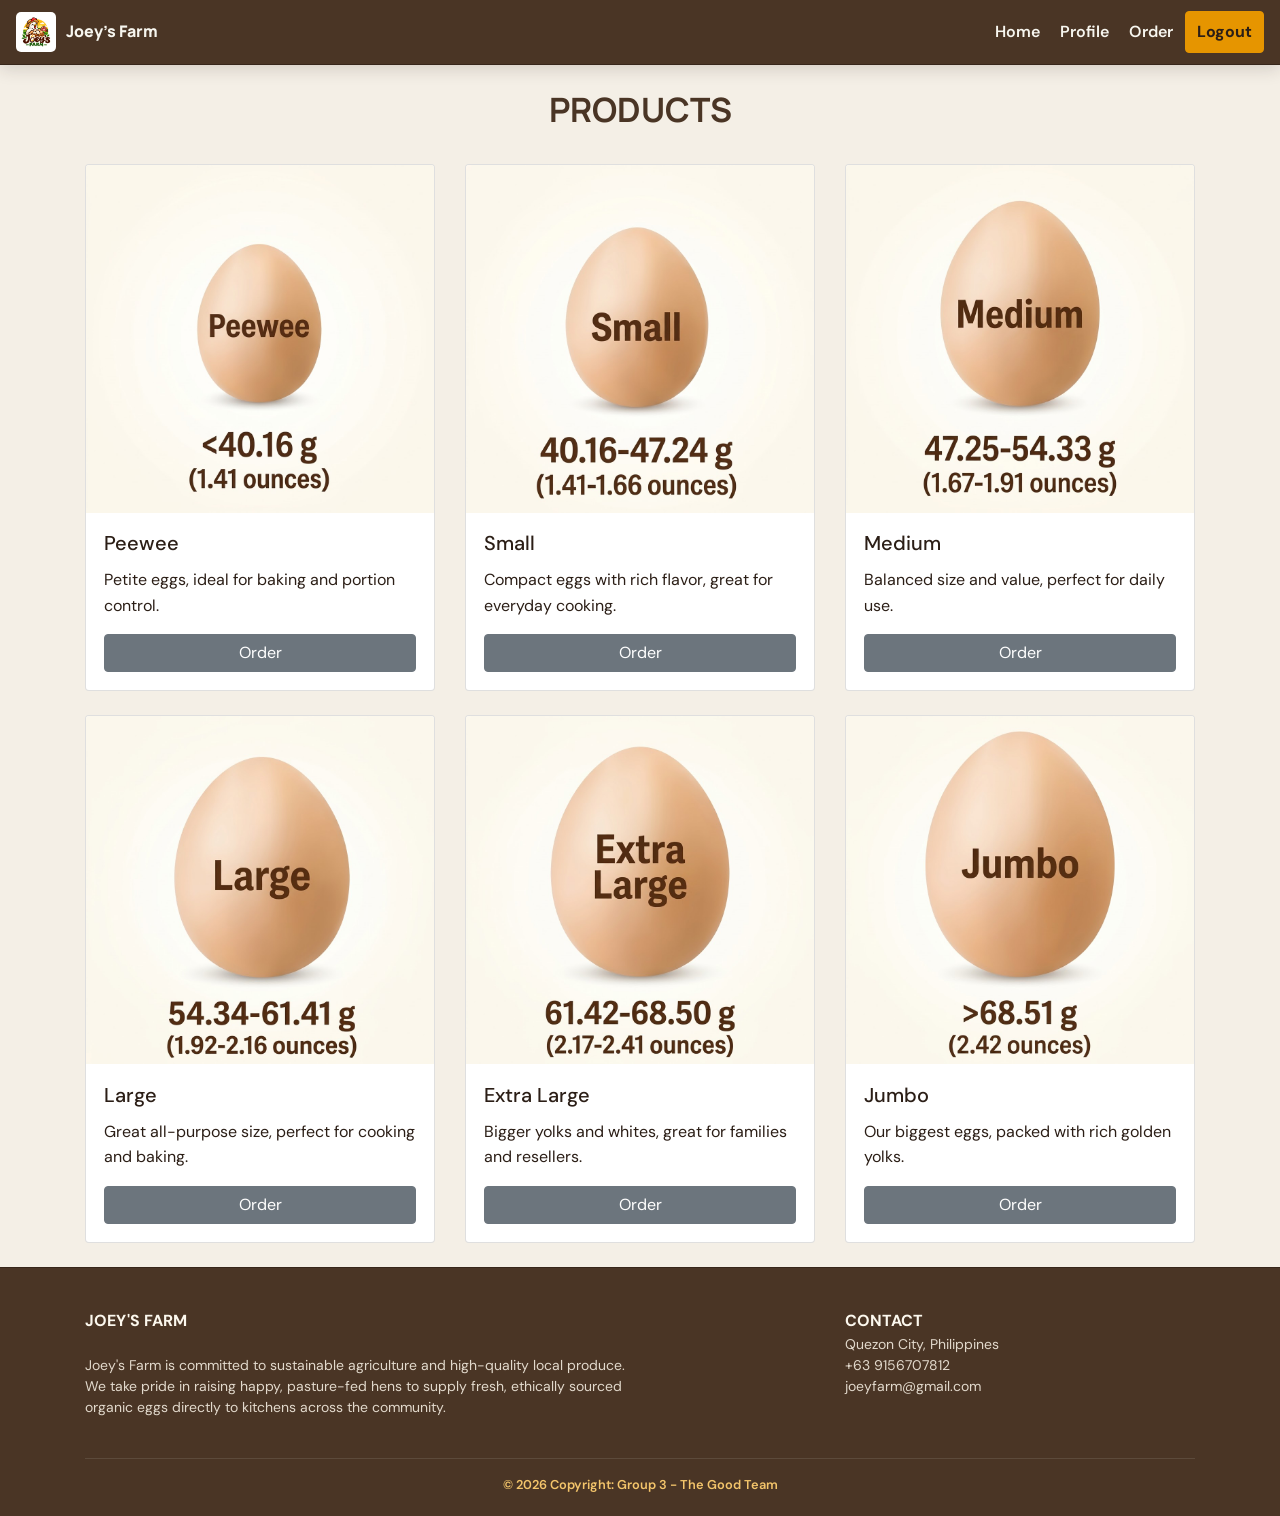
<file: Order.html>
<!DOCTYPE html>
<html lang="en">
  <head>
    <title>Joey's Farm</title>
    <meta charset="utf-8">
    <meta name="viewport" content="width=device-width, initial-scale=1">
    <link rel="stylesheet" href="https://stackpath.bootstrapcdn.com/bootstrap/4.1.3/css/bootstrap.min.css" integrity="sha384-MCw98/SFnGE8fJT3GXwEOngsV7Zt27NXFoaoApmYm81iuXoPkFOJwJ8ERdknLPMO" crossorigin="anonymous">
    <link rel="stylesheet" type="text/css" href="main.css?v=2">
    <link rel="stylesheet" type="text/css" href="Order-style.css?v=2">
    <link rel="stylesheet" type="text/css" href="navbar.css?v=2">
    <link rel="stylesheet" href="brand.css?v=12">
  </head>

<body class="has-fixed-nav">
    <nav class="navbar navbar-expand-md fixed-top navbar-solid">
        <a class="navbar-brand farm-brand" href="Homepage.html"><img src="images/logo.png" alt=""><span>Joey's Farm</span></a>
        <button class="navbar-toggler navbar-dark" type="button" data-toggle="collapse" data-target="#main-navigation">
          <span class="navbar-toggler-icon"></span>
        </button>
        <div class="collapse navbar-collapse" id="main-navigation">
          <ul class="navbar-nav align-items-center">
            <li class="nav-item">
              <a class="nav-link nav-outline-text" href="Homepage.html">Home</a>
            </li>
            <li class="nav-item">
              <a class="nav-link nav-outline-text" href="customer-orders.html">Profile</a>
            </li>
            <li class="nav-item">
              <a class="nav-link nav-outline-text" href="Order.html">Order</a>
            </li>
            <li class="nav-item">
              <a class="btn nav-login-btn" href="logout.php">Logout</a>
            </li>
        </ul>
      </div>
    </nav>
    

    <div class="container products" id="productList">
  <div class="feature-title products-title text-center mb-0">Products</div>
  <div class="row">

    <div class="col-lg-4 col-md-4 col-6 mb-4">
      <div class="card h-100">
        <img src="images/Pewee_Egg.jpg" class="card-img-top" alt="Dozen Eggs">
        <div class="card-body d-flex flex-column">
          <h5 class="card-title h5">Peewee</h5>
          <p class="card-text">Petite eggs, ideal for baking and portion control.</p>
          <a href="Product.html?size=peewee" class="btn btn-secondary btn-block mt-auto">Order</a>
        </div>
      </div>
    </div>

    <div class="col-lg-4 col-md-4 col-6 mb-4">
      <div class="card h-100">
        <img src="images/Small_Egg.jpg" class="card-img-top" alt="Half Dozen Eggs">
        <div class="card-body d-flex flex-column">
          <h5 class="card-title h5">Small</h5>
          <p class="card-text">Compact eggs with rich flavor, great for everyday cooking.</p>
          <a href="Product.html?size=small" class="btn btn-secondary btn-block mt-auto">Order</a>
        </div>
      </div>
    </div>

    <div class="col-lg-4 col-md-4 col-6 mb-4">
      <div class="card h-100">
        <img src="images/Medium_Egg.jpg" class="card-img-top" alt="Brown Eggs">
        <div class="card-body d-flex flex-column">
          <h5 class="card-title h5">Medium</h5>
          <p class="card-text">Balanced size and value, perfect for daily use.</p>
          <a href="Product.html?size=medium" class="btn btn-secondary btn-block mt-auto">Order</a>
        </div>
      </div>
    </div>

    <div class="col-lg-4 col-md-4 col-6 mb-4">
      <div class="card h-100">
        <img src="images/Large_Egg.jpg" class="card-img-top" alt="Jumbo Eggs">
        <div class="card-body d-flex flex-column">
          <h5 class="card-title h5">Large</h5>
          <p class="card-text">Great all-purpose size, perfect for cooking and baking.</p>
          <a href="Product.html?size=large" class="btn btn-secondary btn-block mt-auto">Order</a>
        </div>
      </div>
    </div>

    <div class="col-lg-4 col-md-4 col-6 mb-4">
      <div class="card h-100">
        <img src="images/ExtraLarge_Egg.jpg" class="card-img-top" alt="Extra Large Eggs">
        <div class="card-body d-flex flex-column">
          <h5 class="card-title h5">Extra Large</h5>
          <p class="card-text">Bigger yolks and whites, great for families and resellers.</p>
          <a href="Product.html?size=extralarge" class="btn btn-secondary btn-block mt-auto">Order</a>
        </div>
      </div>
    </div>

    <div class="col-lg-4 col-md-4 col-6 mb-4">
      <div class="card h-100">
        <img src="images/Jumbo_Egg.jpg" class="card-img-top" alt="White Eggs">
        <div class="card-body d-flex flex-column">
          <h5 class="card-title h5">Jumbo</h5>
          <p class="card-text">Our biggest eggs, packed with rich golden yolks.</p>
          <a href="Product.html?size=jumbo" class="btn btn-secondary btn-block mt-auto">Order</a>
        </div>
      </div>
    </div>

  </div>
</div>

<footer class="page-footer">
  <div class="container">
    <div class="row">

      <div class="col-lg-8 col-md-8 col-sm-12">
        <div class="text-uppercase font-weight-bold">Joey's Farm</div>
        <p>
        Joey's Farm is committed to sustainable agriculture and high-quality local produce.
        We take pride in raising happy, pasture-fed hens to supply fresh, ethically sourced
        organic eggs directly to kitchens across the community.
        </p>
      </div>

      <div class="col-lg-4 col-md-4 col-sm-12">
        <div class="text-uppercase font-weight-bold">Contact</div>
<p>Quezon City, Philippines<br>+63 9156707812<br>joeyfarm@gmail.com</p>
      </div>

    </div>

    <div class="footer-copyright text-center">
      © 2026 Copyright: Group 3 - The Good Team
    </div>
  </div>
</footer>

<script src="https://code.jquery.com/jquery-3.3.1.slim.min.js" integrity="sha384-q8i/X+965DzO0rT7abK41JStQIAqVgRVzpbzo5smXKp4YfRvH+8abtTE1Pi6jizo" crossorigin="anonymous"></script>
<script src="https://cdnjs.cloudflare.com/ajax/libs/popper.js/1.14.3/umd/popper.min.js" integrity="sha384-ZMP7rVo3mIykV+2+9J3UJ46jBk0WLaUAdn689aCwoqbBJiSnjAK/l8WvCWPIPm49" crossorigin="anonymous"></script>
<script src="https://stackpath.bootstrapcdn.com/bootstrap/4.1.3/js/bootstrap.min.js" integrity="sha384-ChfqqxuZUCnJSK3+MXmPNIyE6ZbWh2IMqE241rYiqJxyMiZ6OW/JmZQ5stwEULTy" crossorigin="anonymous"></script>
<script src="main.js"></script>
<script src="cart-session.js?v=1"></script>
<script src="order-products.js"></script>
<script src="floating-cart.js?v=3"></script>

</body>
</html>
</file>
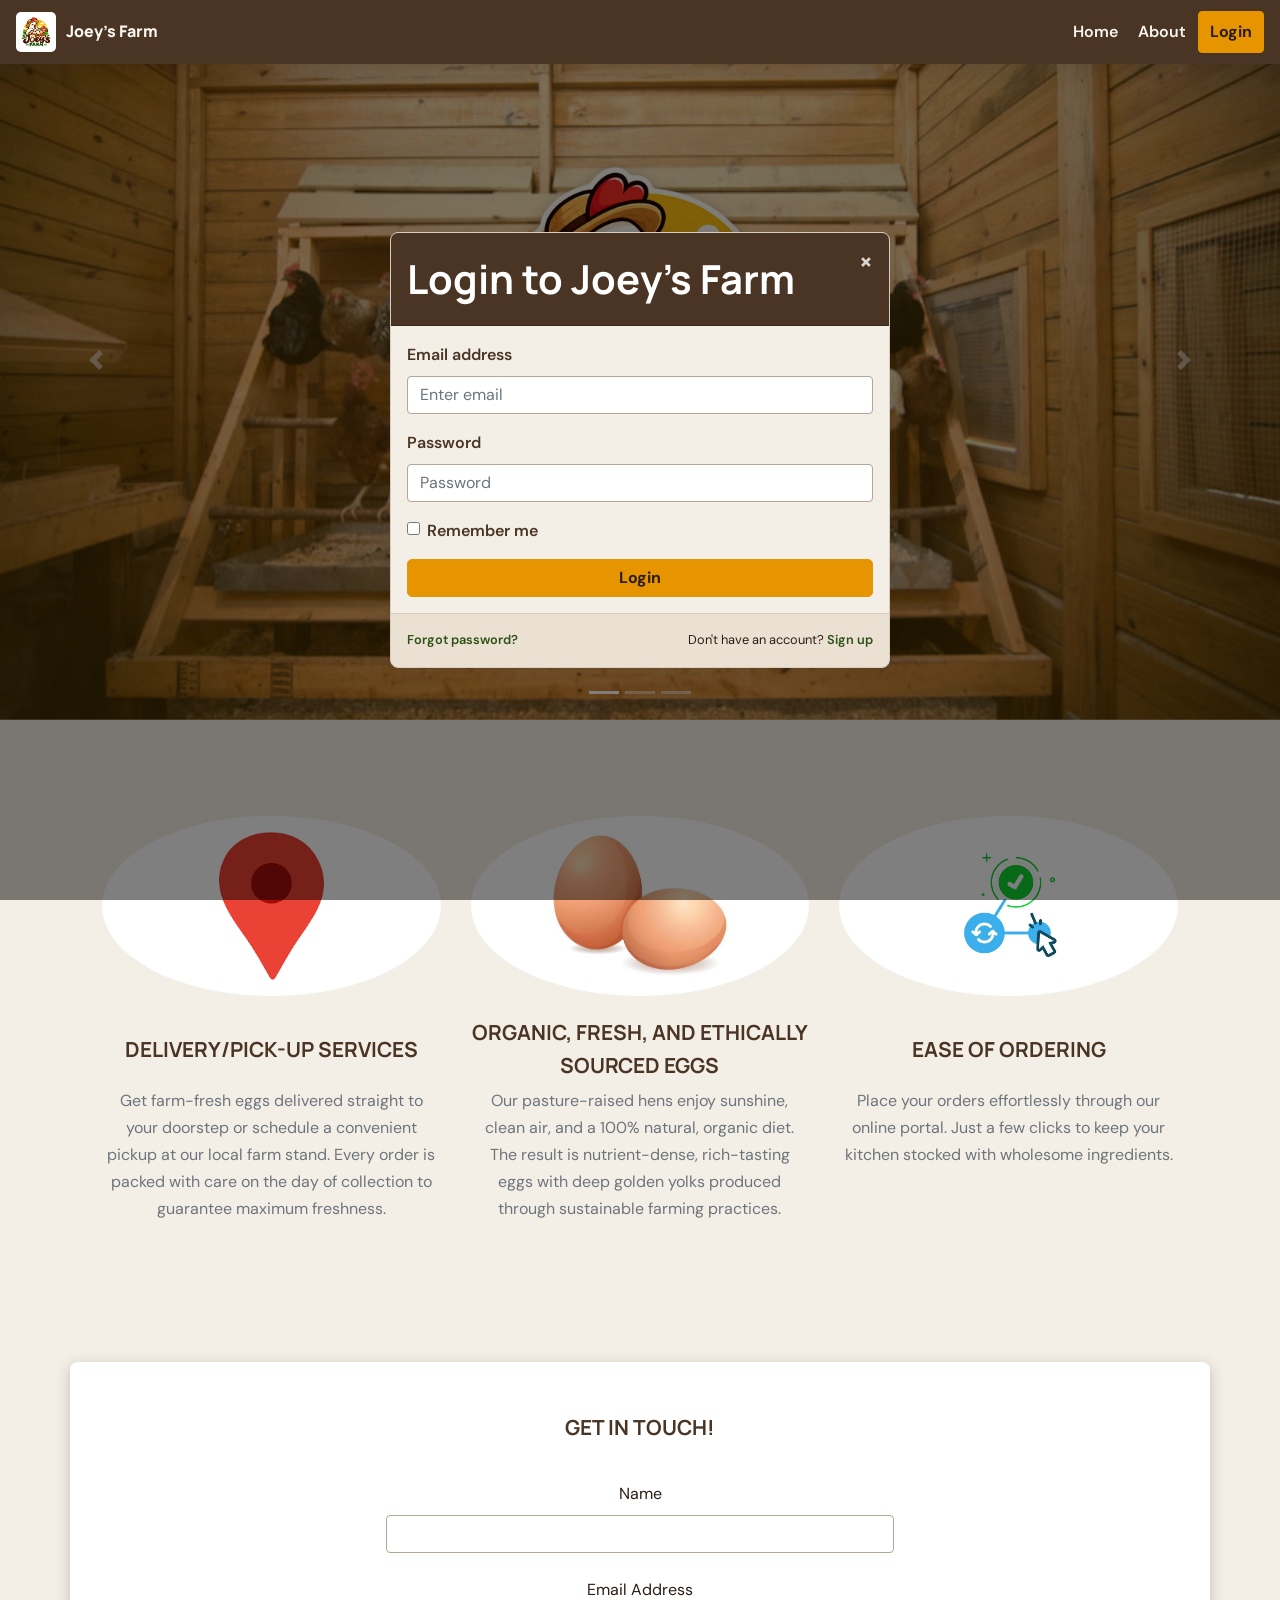
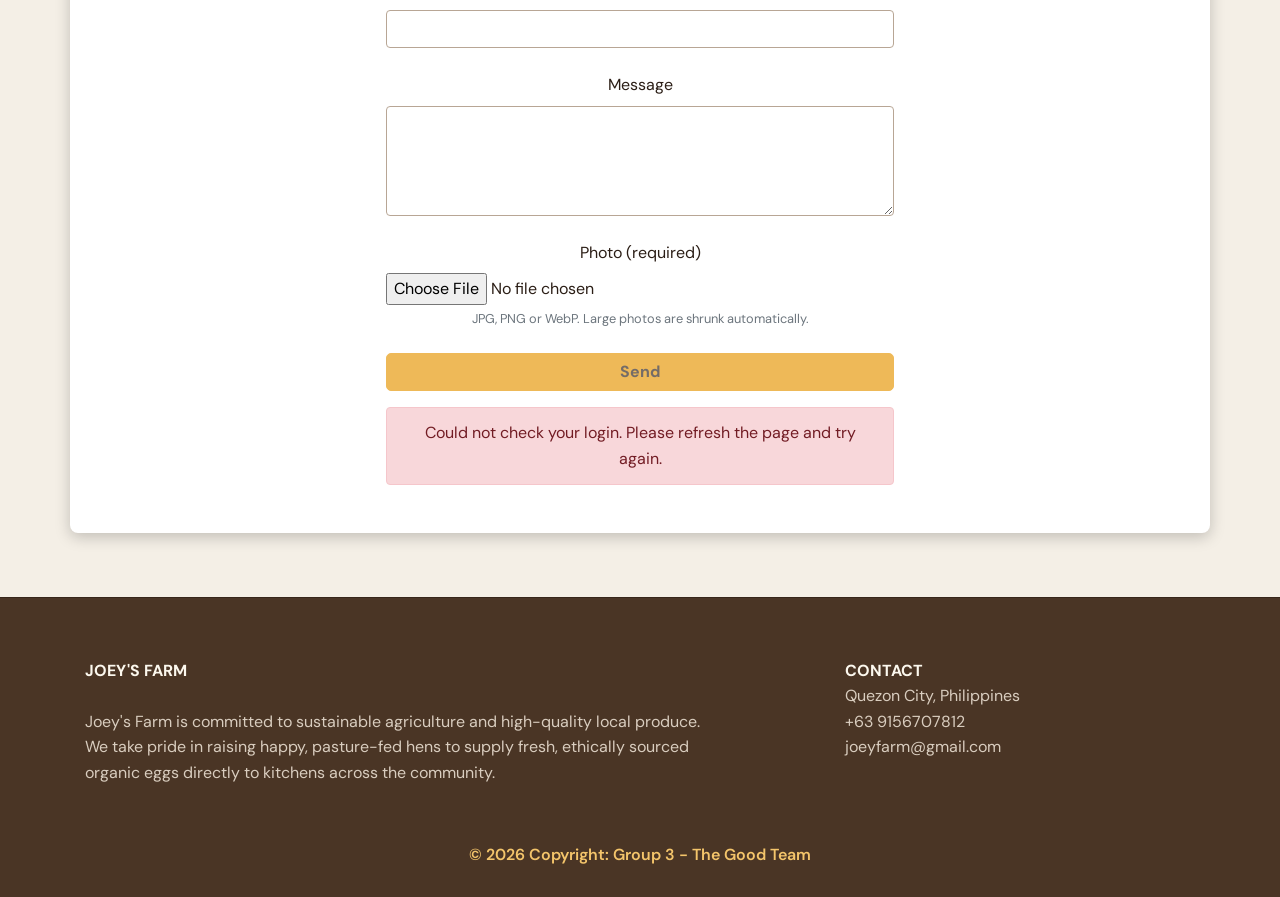
<file: order_finalize.html>
<!DOCTYPE html>
<html lang="en">
<head>
    <meta charset="UTF-8">
    <meta name="viewport" content="width=device-width, initial-scale=1.0">
    <title>Joey's Farm | Finalize Order</title>
    <script src="auth-guard.js" data-role="customer"></script>
    <!-- Bootstrap 4.6 CSS -->
    <link rel="stylesheet" href="https://cdn.jsdelivr.net/npm/bootstrap@4.6.2/dist/css/bootstrap.min.css">
    <!-- FontAwesome -->
    <link rel="stylesheet" href="https://cdnjs.cloudflare.com/ajax/libs/font-awesome/5.15.4/css/all.min.css">
    <link rel="stylesheet" href="order_finalize.css">
    <link rel="stylesheet" href="navbar.css">
    <link rel="stylesheet" href="brand.css?v=10">
</head>
<body class="has-fixed-nav">
    <nav class="navbar navbar-expand-md fixed-top navbar-solid">
        <a class="navbar-brand farm-brand" href="Homepage.html"><img src="images/logo.png" alt=""><span>Joey's Farm</span></a>
        <button class="navbar-toggler navbar-dark" type="button" data-toggle="collapse" data-target="#main-navigation">
          <span class="navbar-toggler-icon"></span>
        </button>   
        <div class="collapse navbar-collapse" id="main-navigation">
          <ul class="navbar-nav align-items-center">
            <li class="nav-item"><a class="nav-link nav-outline-text" href="Homepage.html">Home</a></li>
            <li class="nav-item"><a class="nav-link nav-outline-text" href="customer-orders.html">Profile</a></li>
            <li class="nav-item"><a class="nav-link nav-outline-text" href="Order.html">Order</a></li>
            <li class="nav-item"><a class="btn nav-login-btn" href="logout.php">Logout</a></li>
        </ul>
      </div>
    </nav>

    <div class="container py-4 mt-5" style="max-width: 800px;">
        <p><a href="cart.html" class="text-dark font-weight-bold">&larr; Back to Cart</a></p>

        <div class="customer-details-card mx-auto p-4 bg-white shadow-sm rounded">
            <h2 class="card-section-title mb-4">Customer details</h2>

            <form id="customer-details-form" data-sync="receive-only" autocomplete="off">
                <div class="form-group row">
                    <label class="col-12 col-sm-3 col-form-label font-weight-bold" for="customer-address">Address:</label>
                    <div class="col-12 col-sm-9">
                        <input id="customer-address" name="address" class="form-control" type="text" placeholder="e.g. 123 Farmville St, City" required>
                    </div>
                </div>

                <div class="form-group row">
                    <label class="col-12 col-sm-3 col-form-label font-weight-bold" for="customer-name">Name:</label>
                    <div class="col-12 col-sm-9">
                        <input id="customer-name" name="name" class="form-control" type="text" placeholder="e.g. Juan Dela Cruz" required>
                    </div>
                </div>

                <div class="form-group row">
                    <label class="col-12 col-sm-3 col-form-label font-weight-bold" for="customer-contact">Contact No.<br><small class="text-muted">(09XXXXXXXXX):</small></label>
                    <div class="col-12 col-sm-9">
                        <!-- Strict 11 digits: 09 + 9 numeric digits -->
                        <input id="customer-contact" name="contact" class="form-control" type="tel" placeholder="09123456789" pattern="09[0-9]{9}" maxlength="11" inputmode="numeric" oninput="this.value = this.value.replace(/[^0-9]/g, '')" title="Enter exactly 11 digits starting with 09 (e.g. 09123456789)" required>
                    </div>
                </div>

                <div class="form-group row mb-4">
                    <label class="col-12 col-sm-3 col-form-label font-weight-bold" for="customer-payment">Payment:</label>
                    <div class="col-12 col-sm-9">
                        <select id="customer-payment" name="payment" class="form-control" required>
                            <option value="Cash on Delivery (COD)">Cash on Delivery (COD)</option>
                            <option value="GCash">GCash</option>
                        </select>
                    </div>
                </div>

                <div class="alert alert-warning small">
                    <i class="fas fa-thumbtack mr-1"></i> These fields are filled from your account details. You can update them from My Account.
                </div>
            </form>
        </div>

        <div class="action-footer text-center mt-4">
            <p class="text-muted small mb-2">After placing your order, you will return to your account and order history.</p>
            <button type="button" class="btn btn-finalize btn-confirm btn-lg px-5 font-weight-bold text-white rounded-pill">Finalize Order</button>
        </div>
    </div>

    <!-- Scripts -->
    <script src="https://code.jquery.com/jquery-3.6.0.min.js"></script>
    <script src="https://cdn.jsdelivr.net/npm/bootstrap@4.6.2/dist/js/bootstrap.bundle.min.js"></script>
    <script src="customer.js?v=2"></script>
    <script src="cart-session.js?v=1"></script>
    <script src="orders-customer.js?v=9"></script>
    <script src="floating-cart.js?v=3"></script>

</body>
</html>
</file>
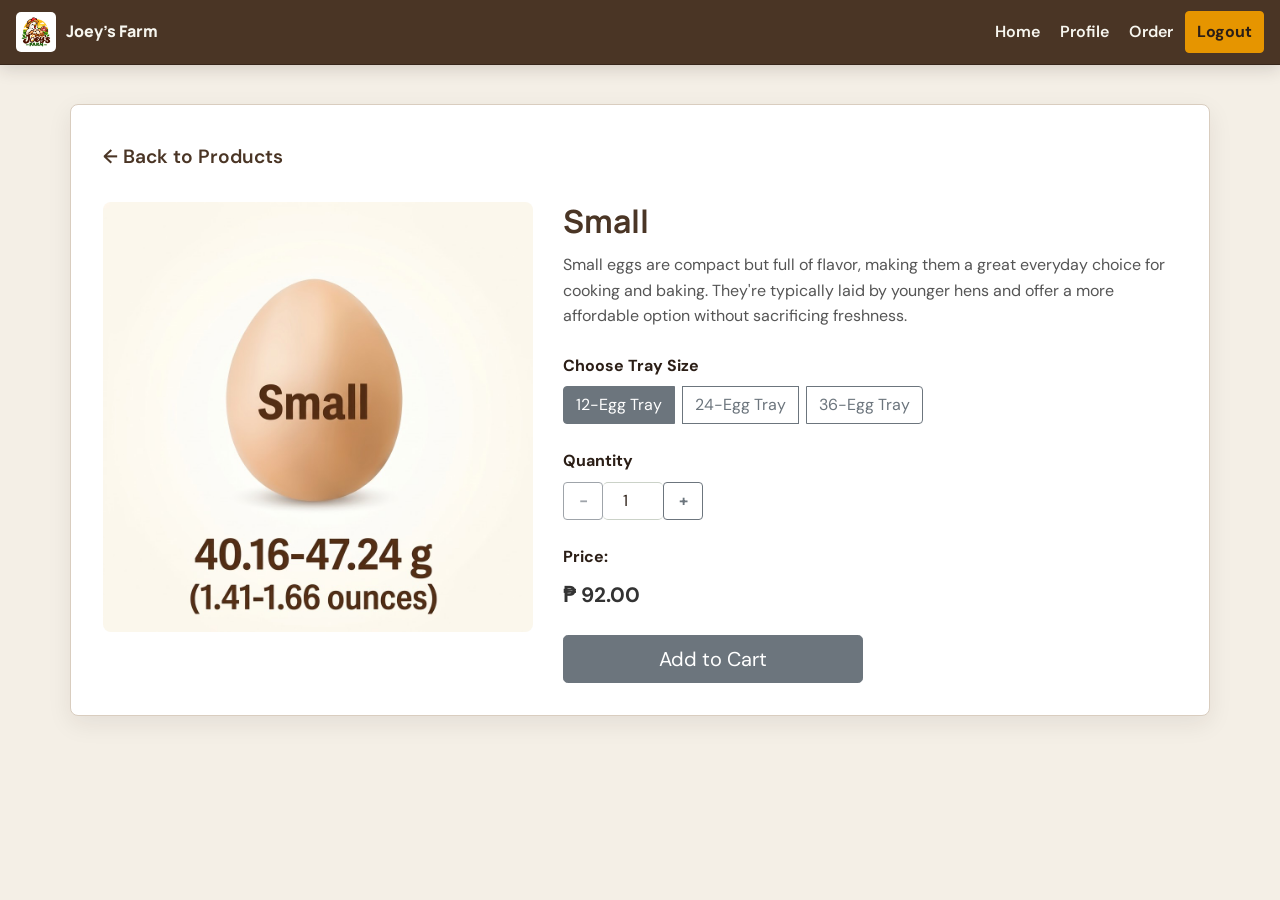
<file: Product.html>
<!DOCTYPE html>
<html lang="en">
  <head>
    <title>Joey's Farm - Product</title>
    <meta charset="utf-8">
    <meta name="viewport" content="width=device-width, initial-scale=1">
    <link rel="stylesheet" href="https://stackpath.bootstrapcdn.com/bootstrap/4.1.3/css/bootstrap.min.css" integrity="sha384-MCw98/SFnGE8fJT3GXwEOngsV7Zt27NXFoaoApmYm81iuXoPkFOJwJ8ERdknLPMO" crossorigin="anonymous">
    <link rel="stylesheet" type="text/css" href="main.css">
    <link rel="stylesheet" type="text/css" href="Product-style.css">
    <link rel="stylesheet" type="text/css" href="navbar.css">
    <link rel="stylesheet" href="brand.css?v=11">
  </head>

<body class="has-fixed-nav">
    <nav class="navbar navbar-expand-md fixed-top navbar-solid">
      <a class="navbar-brand farm-brand" href="Homepage.html"><img src="images/logo.png" alt=""><span>Joey's Farm</span></a>
        <button class="navbar-toggler navbar-dark" type="button" data-toggle="collapse" data-target="#main-navigation">
          <span class="navbar-toggler-icon"></span>
        </button>   
        <div class="collapse navbar-collapse" id="main-navigation">
          <ul class="navbar-nav align-items-center">
            <li class="nav-item">
              <a class="nav-link nav-outline-text" href="Homepage.html">Home</a>
            </li>
            <li class="nav-item">
              <a class="nav-link nav-outline-text" href="customer-orders.html">Profile</a>
            </li>
            <li class="nav-item">
              <a class="nav-link nav-outline-text" href="Order.html">Order</a>
            </li>
            <li class="nav-item">
              <a class="btn nav-login-btn" href="logout.php">Logout</a>
            </li>
        </ul>
      </div>
    </nav>

    <div class="container product-detail my-5">
      <div class="mb-4">
        <a href="Order.html" class="back-btn">&larr; Back to Products</a>
      </div>
      <div class="row align-items-start">

        <!-- Product Image -->
        <div class="col-lg-5 col-md-6 col-12 mb-4">
          <img id="productImage" src="[data-uri]" class="img-fluid product-detail-img" alt="Egg product">
        </div>

        <!-- Product Info -->
        <div class="col-lg-7 col-md-6 col-12">
        <h2 id="productTitle" class="product-detail-title">a</h2>
        <p id="productDesc" class="product-detail-desc"></p>

        <!-- Tray Size Options -->
        <div class="mb-4">
            <label class="option-label">Choose Tray Size</label>
            <div class="btn-group btn-group-toggle d-flex flex-wrap" data-toggle="buttons">
            <label class="btn btn-outline-secondary tray-option">
                <input type="radio" name="traySize" value="12"> 12-Egg Tray
            </label>
            <label class="btn btn-outline-secondary tray-option">
                <input type="radio" name="traySize" value="24"> 24-Egg Tray
            </label>
            <label class="btn btn-outline-secondary tray-option">
                <input type="radio" name="traySize" value="36"> 36-Egg Tray
            </label>
            </div>
        </div>

        <!-- Quantity Picker -->
<div class="mb-4">
    <label class="option-label">Quantity</label>
    <div class="quantity-picker d-flex align-items-center">
        <button class="btn btn-outline-secondary qty-btn" type="button" id="qtyMinus">−</button>
        <input type="number" class="form-control text-center qty-input" id="qtyValue" value="1" min="1">
        <button class="btn btn-outline-secondary qty-btn" type="button" id="qtyPlus">+</button>
    </div>
</div>

        <!-- Price Display -->
        <div class="mb-4">
            <span class="option-label">Price:</span>
            <span id="priceDisplay" class="price-display"></span>
        </div>

        <!-- Add to Cart -->
        <button class="btn btn-secondary btn-lg add-to-cart-btn" id="addToCartBtn">Add to Cart</button>
        </div>

      </div>
    </div>

<script src="https://code.jquery.com/jquery-3.3.1.slim.min.js" integrity="sha384-q8i/X+965DzO0rT7abK41JStQIAqVgRVzpbzo5smXKp4YfRvH+8abtTE1Pi6jizo" crossorigin="anonymous"></script>
<script src="https://cdnjs.cloudflare.com/ajax/libs/popper.js/1.14.3/umd/popper.min.js" integrity="sha384-ZMP7rVo3mIykV+2+9J3UJ46jBk0WLaUAdn689aCwoqbBJiSnjAK/l8WvCWPIPm49" crossorigin="anonymous"></script>
<script src="https://stackpath.bootstrapcdn.com/bootstrap/4.1.3/js/bootstrap.min.js" integrity="sha384-ChfqqxuZUCnJSK3+MXmPNIyE6ZbWh2IMqE241rYiqJxyMiZ6OW/JmZQ5stwEULTy" crossorigin="anonymous"></script>

<script src="main.js"></script>
<script src="cart-session.js?v=1"></script>
<script src="Product-script.js?v=2"></script>
<script src="floating-cart.js?v=3"></script>

</body>
</html>
</file>
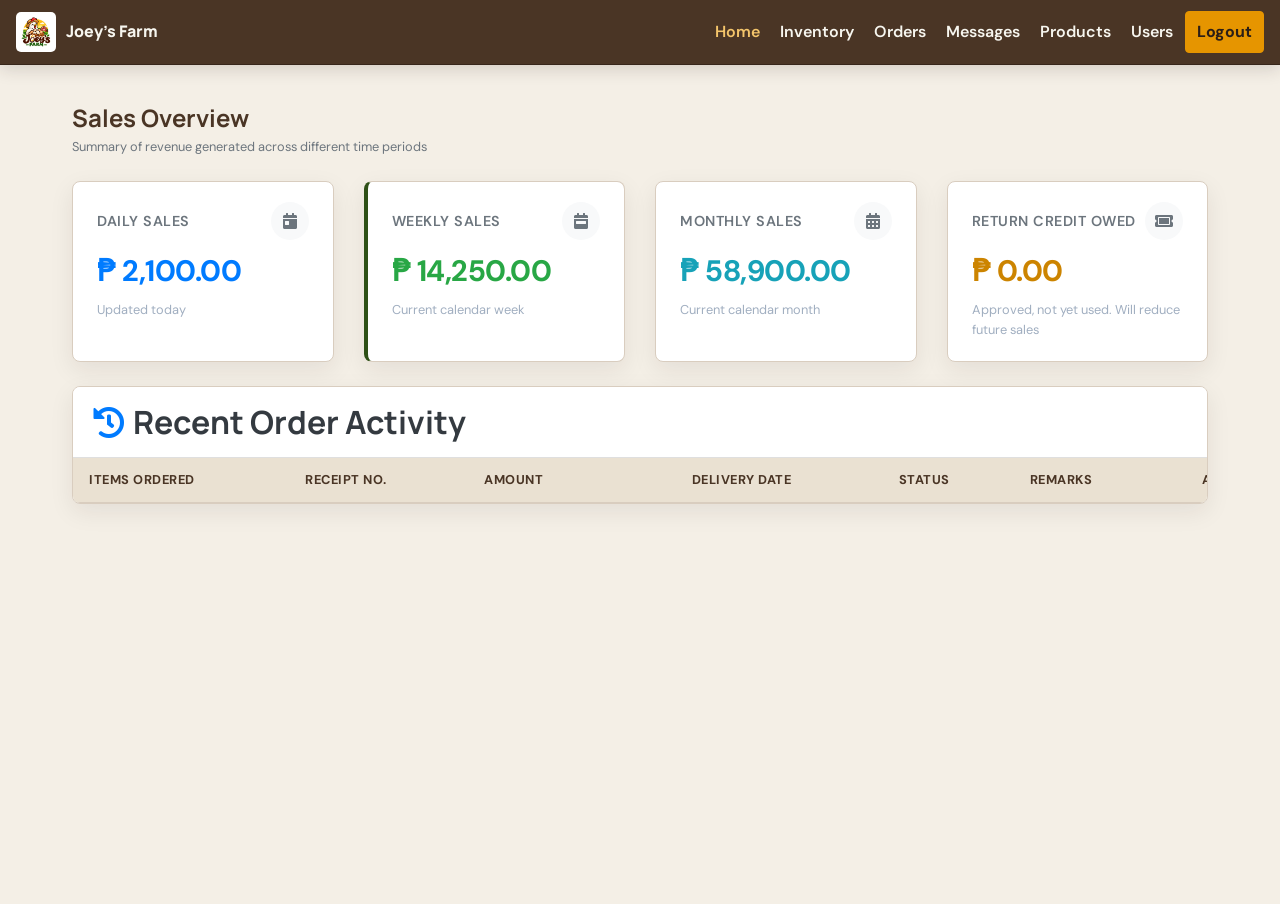
<file: staff.html>
<!DOCTYPE html>
<html lang="en">
<head>
    <meta charset="UTF-8">
    <meta name="viewport" content="width=device-width, initial-scale=1.0">
    <title>Joey's Farm</title>
    <link rel="stylesheet" href="https://cdn.jsdelivr.net/npm/bootstrap@4.6.2/dist/css/bootstrap.min.css">
    <link rel="stylesheet" href="https://cdnjs.cloudflare.com/ajax/libs/font-awesome/5.15.4/css/all.min.css">
    <link rel="stylesheet" href="staff.css?v=9">
    <link rel="stylesheet" href="navbar.css">
    <link rel="stylesheet" href="brand.css?v=9">
</head>
<body class="has-fixed-nav">

    <!-- NAVIGATION BAR -->
    <nav class="navbar navbar-expand-md fixed-top navbar-solid">
        <a class="navbar-brand farm-brand" href="staff.html"><img src="images/logo.png" alt=""><span>Joey's Farm</span></a>
        <button class="navbar-toggler navbar-dark" type="button" data-toggle="collapse" data-target="#main-navigation">
            <span class="navbar-toggler-icon"></span>
        </button>
        <div class="collapse navbar-collapse" id="main-navigation">
            <ul class="navbar-nav align-items-center">
                <li class="nav-item">
                    <a class="nav-link nav-outline-text active" href="#" data-target="home-section">Home</a>
                </li>
                <li class="nav-item">
                    <a class="nav-link nav-outline-text" href="#" data-target="inventory-section">Inventory</a>
                </li>
                <li class="nav-item">
                    <a class="nav-link nav-outline-text" href="#" data-target="orders-section">Orders</a>
                </li>
                <li class="nav-item">
                    <a class="nav-link nav-outline-text" href="#" data-target="messages-section">Messages</a>
                </li>
                <li class="nav-item">
                    <a class="nav-link nav-outline-text" href="staff-products.php">Products</a>
                </li>
                <li class="nav-item">
                    <a class="nav-link nav-outline-text" href="staff-users.php">Users</a>
                </li>
                <li class="nav-item">
                    <a class="btn nav-login-btn" href="logout.php">Logout</a>
                </li>
            </ul>
        </div>
    </nav>

    <!-- MAIN CONTAINER -->
    <div class="container-fluid my-4 px-lg-5">
        <div class="main-container rounded-lg p-4">

            <!-- HOME / DASHBOARD SECTION -->   
            <div id="home-section" class="tab-content-page active">
                <div class="d-flex justify-content-between align-items-center mb-4">
                    <div>
                        <h1 class="section-title mb-1">Sales Overview</h1>
                        <p class="text-muted small mb-0">Summary of revenue generated across different time periods</p>
                    </div>
                </div>

                <div class="row mb-4">
                    <div class="col-md-6 col-lg-3 mb-3 mb-lg-0">
                        <div class="sales-card">
                            <div class="sales-card-header">
                                <span class="sales-label">Daily Sales</span>
                                <div class="sales-icon-bg"><i class="fas fa-calendar-day"></i></div>
                            </div>
                            <div class="sales-value text-primary" id="val-daily">₱ 2,100.00</div>
                            <div class="sales-subtext">Updated today</div>
                        </div>
                    </div>
                    <div class="col-md-6 col-lg-3 mb-3 mb-lg-0">
                        <div class="sales-card accent-card">
                            <div class="sales-card-header">
                                <span class="sales-label">Weekly Sales</span>
                                <div class="sales-icon-bg"><i class="fas fa-calendar-week"></i></div>
                            </div>
                            <div class="sales-value text-success" id="val-weekly">₱ 14,250.00</div>
                            <div class="sales-subtext">Current calendar week</div>
                        </div>
                    </div>
                    <div class="col-md-6 col-lg-3 mb-3 mb-lg-0">
                        <div class="sales-card">
                            <div class="sales-card-header">
                                <span class="sales-label">Monthly Sales</span>
                                <div class="sales-icon-bg"><i class="fas fa-calendar-alt"></i></div>
                            </div>
                            <div class="sales-value text-info" id="val-monthly">₱ 58,900.00</div>
                            <div class="sales-subtext">Current calendar month</div>
                        </div>
                    </div>
                    <div class="col-md-6 col-lg-3 mb-3 mb-lg-0">
                        <div class="sales-card">
                            <div class="sales-card-header">
                                <span class="sales-label">Return Credit Owed</span>
                                <div class="sales-icon-bg"><i class="fas fa-ticket-alt"></i></div>
                            </div>
                            <div class="sales-value" style="color: #cc8400;" id="val-credit">₱ 0.00</div>
                            <div class="sales-subtext">Approved, not yet used. Will reduce future sales</div>
                        </div>
                    </div>
                </div>

                <div class="card content-card mt-4">
                    <div class="card-header bg-white py-3 d-flex justify-content-between align-items-center">
                        <h2 class="mb-0 font-weight-bold text-dark"><i class="fas fa-history mr-2 text-primary"></i>Recent Order Activity</h2   >
                    </div>
                    <div class="card-body p-0">
                        <div class="table-responsive">
                            <table class="table custom-table mb-0" id="recent-orders-table">
                                <thead>
                                    <tr>
                                        <th>Items Ordered</th>
                                        <th>Receipt No.</th>
                                        <th>Amount</th>
                                        <th>Delivery Date</th>
                                        <th>Status</th>
                                        <th>Remarks</th>
                                        <th class="text-center">Action</th>
                                    </tr>
                                </thead>
                                <tbody>
                                </tbody>
                            </table>
                        </div>
                        <div class="recent-orders-pagination" id="recent-orders-pagination" aria-label="Recent order activity pages" hidden>
                            <span class="recent-orders-page-status" id="recent-orders-page-status" aria-live="polite"></span>
                            <div class="recent-orders-page-controls">
                                <button type="button" class="btn btn-outline-secondary btn-sm" id="recent-orders-prev" disabled>Previous</button>
                                <button type="button" class="btn btn-outline-secondary btn-sm" id="recent-orders-next" disabled>Next</button>
                            </div>
                        </div>
                    </div>
                </div>
            </div>

            <!-- INVENTORY SECTION -->
            <div id="inventory-section" class="tab-content-page">
                <div class="d-flex justify-content-between align-items-center mb-4">
                    <div>
                        <h2 class="section-title mb-1">Stock & Inventory</h2>
                        <p class="text-muted small mb-0">Manage fresh stock, tray packaging configurations, and stock availability.</p>
                    </div>
                </div>

                <!-- Fresh Inventory Table -->
                <div class="card content-card mb-4">
                    <div class="card-header bg-white py-3">
                        <h2 class="mb-0 font-weight-bold text-dark"><i class="fas fa-egg mr-2 text-warning"></i>Active Egg Stock</h2>
                    </div>
                    <div class="card-body p-0">
                        <div class="table-responsive">
                            <table class="table custom-table mb-0" id="inventory-table">
                                <thead>
                                    <tr>
                                        <th>Egg Size</th>
                                        <th>Tray Size Config</th>
                                        <th>Fresh (Eggs)</th>
                                        <th>Near Expiry (Eggs)</th>
                                        <th>Total Trays</th>
                                        <th>Loose Eggs</th>
                                        <th>Total Egg Qty</th>
                                        <th>Reserved (Eggs)</th>
                                        <th>Available (Eggs)</th>
                                    </tr>
                                </thead>
                                <tbody>
                                    <tr data-egg-size="Peewee">
                                        <td><span class="size-badge">Peewee</span></td>
                                        <td>
                                            <select class="table-input tray-select">
                                                <option value="12">12 Eggs</option>
                                                <option value="24">24 Eggs</option>
                                                <option value="36" selected>36 Eggs</option>
                                            </select>
                                        </td>
                                        <td><input type="number" class="table-input fresh-qty" value="720"></td>
                                        <td><input type="number" class="table-input expiry-qty" value="72"></td>
                                        <td><input type="number" class="table-input total-trays" value="20" readonly></td>
                                        <td><input type="number" class="table-input loose-eggs" value="0" readonly></td>
                                        <td><input type="number" class="table-input total-eggs" value="720" readonly></td>
                                        <td><input type="number" class="table-input reserved-eggs" value="0" readonly></td>
                                        <td><input type="number" class="table-input available-eggs" value="720" readonly></td>
                                    </tr>
                                    <tr data-egg-size="Small">
                                        <td><span class="size-badge">Small</span></td>
                                        <td>
                                            <select class="table-input tray-select">
                                                <option value="12">12 Eggs</option>
                                                <option value="24">24 Eggs</option>
                                                <option value="36" selected>36 Eggs</option>
                                            </select>
                                        </td>
                                        <td><input type="number" class="table-input fresh-qty" value="1440"></td>
                                        <td><input type="number" class="table-input expiry-qty" value="180"></td>
                                        <td><input type="number" class="table-input total-trays" value="40" readonly></td>
                                        <td><input type="number" class="table-input loose-eggs" value="0" readonly></td>
                                        <td><input type="number" class="table-input total-eggs" value="1440" readonly></td>
                                        <td><input type="number" class="table-input reserved-eggs" value="0" readonly></td>
                                        <td><input type="number" class="table-input available-eggs" value="1440" readonly></td>
                                    </tr>
                                    <tr data-egg-size="Medium">
                                        <td><span class="size-badge">Medium</span></td>
                                        <td>
                                            <select class="table-input tray-select">
                                                <option value="12">12 Eggs</option>
                                                <option value="24">24 Eggs</option>
                                                <option value="36" selected>36 Eggs</option>
                                            </select>
                                        </td>
                                        <td><input type="number" class="table-input fresh-qty" value="10800"></td>
                                        <td><input type="number" class="table-input expiry-qty" value="1440"></td>
                                        <td><input type="number" class="table-input total-trays" value="300" readonly></td>
                                        <td><input type="number" class="table-input loose-eggs" value="0" readonly></td>
                                        <td><input type="number" class="table-input total-eggs" value="10800" readonly></td>
                                        <td><input type="number" class="table-input reserved-eggs" value="0" readonly></td>
                                        <td><input type="number" class="table-input available-eggs" value="10800" readonly></td>
                                    </tr>
                                    <tr data-egg-size="Large">
                                        <td><span class="size-badge">Large</span></td>
                                        <td>
                                            <select class="table-input tray-select">
                                                <option value="12">12 Eggs</option>
                                                <option value="24">24 Eggs</option>
                                                <option value="36" selected>36 Eggs</option>
                                            </select>
                                        </td>
                                        <td><input type="number" class="table-input fresh-qty" value="16200"></td>
                                        <td><input type="number" class="table-input expiry-qty" value="1260"></td>
                                        <td><input type="number" class="table-input total-trays" value="450" readonly></td>
                                        <td><input type="number" class="table-input loose-eggs" value="0" readonly></td>
                                        <td><input type="number" class="table-input total-eggs" value="16200" readonly></td>
                                        <td><input type="number" class="table-input reserved-eggs" value="0" readonly></td>
                                        <td><input type="number" class="table-input available-eggs" value="16200" readonly></td>
                                    </tr>
                                    <tr data-egg-size="Extra Large">
                                        <td><span class="size-badge">Extra Large</span></td>
                                        <td>
                                            <select class="table-input tray-select">
                                                <option value="12">12 Eggs</option>
                                                <option value="24" selected>24 Eggs</option>
                                                <option value="36">36 Eggs</option>
                                            </select>
                                        </td>
                                        <td><input type="number" class="table-input fresh-qty" value="4800"></td>
                                        <td><input type="number" class="table-input expiry-qty" value="360"></td>
                                        <td><input type="number" class="table-input total-trays" value="200" readonly></td>
                                        <td><input type="number" class="table-input loose-eggs" value="0" readonly></td>
                                        <td><input type="number" class="table-input total-eggs" value="4800" readonly></td>
                                        <td><input type="number" class="table-input reserved-eggs" value="0" readonly></td>
                                        <td><input type="number" class="table-input available-eggs" value="4800" readonly></td>
                                    </tr>
                                    <tr data-egg-size="Jumbo">
                                        <td><span class="size-badge">Jumbo</span></td>
                                        <td>
                                            <select class="table-input tray-select">
                                                <option value="12">12 Eggs</option>
                                                <option value="24">24 Eggs</option>
                                                <option value="36" selected>36 Eggs</option>
                                            </select>
                                        </td>
                                        <td><input type="number" class="table-input fresh-qty" value="3960"></td>
                                        <td><input type="number" class="table-input expiry-qty" value="288"></td>
                                        <td><input type="number" class="table-input total-trays" value="110" readonly></td>
                                        <td><input type="number" class="table-input loose-eggs" value="0" readonly></td>
                                        <td><input type="number" class="table-input total-eggs" value="3960" readonly></td>
                                        <td><input type="number" class="table-input reserved-eggs" value="0" readonly></td>
                                        <td><input type="number" class="table-input available-eggs" value="3960" readonly></td>
                                    </tr>
                                </tbody>
                            </table>
                        </div>
                    </div>
                </div>

                <!-- SEPARATE SECTION FOR BROKEN / UNSELLABLE EGGS -->
                <div class="card content-card border-danger-subtle">
                    <div class="card-header bg-white py-3 d-flex justify-content-between align-items-center">
                        <div>
                            <h2 class="mb-0 font-weight-bold text-danger">
                                <i class="fas fa-heart-broken mr-2"></i>Broken Eggs Log
                            </h2>
                            <span class="text-muted small">Track damaged or cracked stock isolated from saleable inventory</span>
                        </div>
                        <span class="badge badge-danger px-3 py-2" id="total-broken-badge">0 Broken Eggs Total</span>
                    </div>
                    <div class="card-body p-0">
                        <div class="table-responsive">
                            <table class="table custom-table mb-0" id="broken-eggs-table">
                                <thead class="bg-light">
                                    <tr>
                                        <th>Egg Size</th>
                                        <th>Damaged / Broken (Egg Qty)</th>
                                        <th>Equivalent Trays</th>
                                        <th>Status / Action</th>
                                    </tr>
                                </thead>
                                <tbody>
                                    <tr data-egg-size="Peewee">
                                        <td><span class="size-badge">Peewee</span></td>
                                        <td><input type="number" class="table-input broken-qty text-danger font-weight-bold" value="36"></td>
                                        <td><span class="broken-trays-text text-muted">1.0 Tray</span></td>
                                        <td><span class="badge badge-secondary">Logged Loss</span></td>
                                    </tr>
                                    <tr data-egg-size="Small">
                                        <td><span class="size-badge">Small</span></td>
                                        <td><input type="number" class="table-input broken-qty text-danger font-weight-bold" value="72"></td>
                                        <td><span class="broken-trays-text text-muted">2.0 Trays</span></td>
                                        <td><span class="badge badge-secondary">Logged Loss</span></td>
                                    </tr>
                                    <tr data-egg-size="Medium">
                                        <td><span class="size-badge">Medium</span></td>
                                        <td><input type="number" class="table-input broken-qty text-danger font-weight-bold" value="360"></td>
                                        <td><span class="broken-trays-text text-muted">10.0 Trays</span></td>
                                        <td><span class="badge badge-secondary">Logged Loss</span></td>
                                    </tr>
                                    <tr data-egg-size="Large">
                                        <td><span class="size-badge">Large</span></td>
                                        <td><input type="number" class="table-input broken-qty text-danger font-weight-bold" value="540"></td>
                                        <td><span class="broken-trays-text text-muted">15.0 Trays</span></td>
                                        <td><span class="badge badge-secondary">Logged Loss</span></td>
                                    </tr>
                                    <tr data-egg-size="Extra Large">
                                        <td><span class="size-badge">Extra Large</span></td>
                                        <td><input type="number" class="table-input broken-qty text-danger font-weight-bold" value="120"></td>
                                        <td><span class="broken-trays-text text-muted">5.0 Trays</span></td>
                                        <td><span class="badge badge-secondary">Logged Loss</span></td>
                                    </tr>
                                    <tr data-egg-size="Jumbo">
                                        <td><span class="size-badge">Jumbo</span></td>
                                        <td><input type="number" class="table-input broken-qty text-danger font-weight-bold" value="72"></td>
                                        <td><span class="broken-trays-text text-muted">2.0 Trays</span></td>
                                        <td><span class="badge badge-secondary">Logged Loss</span></td>
                                    </tr>
                                </tbody>
                            </table>
                        </div>
                    </div>
                </div>

                <div class="tagalog-note mt-3">
                    <i class="fas fa-info-circle mr-2 text-info"></i>
                    Changes to inventory quantities automatically sync with customer booking availability.
                </div>
            </div>

            <!-- ORDERS MANAGEMENT SECTION WITH SELECTABLE FILTERS -->
            <div id="orders-section" class="tab-content-page">
                <div class="d-flex justify-content-between align-items-center mb-3">
                    <div>
                        <h2 class="section-title mb-1">Orders Management</h2>
                        <p class="text-muted small mb-0">Track and update customer order lifecycle and add delivery remarks</p>
                    </div>
                </div>

                <!-- SELECTABLE ORDER STATUS FILTER BUTTONS -->
                <div class="btn-group mb-4" role="group" aria-label="Filter orders">
                    <button type="button" class="btn btn-outline-secondary order-filter active" data-filter="all">
                        All Orders
                    </button>
                    <button type="button" class="btn btn-outline-warning text-dark order-filter" data-filter="pending">
                        <i class="fas fa-clock mr-1"></i> Pending
                    </button>
                    <button type="button" class="btn btn-outline-info order-filter" data-filter="confirmed">
                        <i class="fas fa-truck mr-1"></i> Confirmed
                    </button>
                    <button type="button" class="btn btn-outline-primary order-filter" data-filter="replacement">
                        <i class="fas fa-redo mr-1"></i> Replacement
                    </button>
                    <button type="button" class="btn btn-outline-success order-filter" data-filter="completed">
                        <i class="fas fa-check-circle mr-1"></i> Completed
                    </button>
                    <button type="button" class="btn btn-outline-danger order-filter" data-filter="cancelled">
                        <i class="fas fa-times-circle mr-1"></i> Cancelled
                    </button>
                    <button type="button" class="btn btn-outline-warning order-filter" data-filter="returns">
                        <i class="fas fa-egg mr-1"></i> Return Requests
                    </button>
                </div>

                <div class="staff-order-date-controls mb-4" role="group" aria-label="Filter orders by date">
                    <span class="staff-order-date-label">Order date</span>
                    <div class="btn-group" role="group" aria-label="Order date range">
                        <button type="button" class="btn btn-outline-secondary order-date-filter active" data-date-filter="all">All time</button>
                        <button type="button" class="btn btn-outline-secondary order-date-filter" data-date-filter="month">This month</button>
                        <button type="button" class="btn btn-outline-secondary order-date-filter" data-date-filter="week">This week</button>
                        <button type="button" class="btn btn-outline-secondary order-date-filter" data-date-filter="today">Today</button>
                    </div>
                </div>
                
                <!-- Pending Orders Table -->
                <div class="card content-card mb-4 order-card-wrapper" data-status="pending">
                    <div class="card-header bg-white py-3">
                        <h2 class="mb-0 font-weight-bold text-dark">
                            <i class="fas fa-clock text-warning mr-2"></i>Pending Orders
                        </h2>
                    </div>
                    <div class="card-body p-0">
                        <div class="table-responsive">
                            <table class="table custom-table mb-0" id="pending-orders-table">
                                <thead>
                                    <tr>
                                        <th>Items Ordered</th>
                                        <th>Receipt No.</th>
                                        <th>Amount</th>
                                        <th>Delivery Date</th>
                                        <th>Status / Action</th>
                                        <th>Remarks</th>
                                    </tr>
                                </thead>
                                <tbody>
                                    <tr data-id="101">
                                        <td class="details"><div class="order-details-list"><div class="order-detail-item"><strong class="order-detail-product">Large</strong><span class="order-detail-quantity">5 trays × 36 eggs</span><span class="order-detail-total">180 eggs total</span></div></div></td>
                                        <td class="receipt">REC-2026-001</td>
                                        <td class="amount font-weight-bold">₱ 1,550.00</td>
                                        <td class="date">2026-09-28</td>
                                        <td>
                                            <button class="btn btn-sm btn-primary btn-confirm-order rounded-pill px-3">Confirm</button>
                                        </td>
                                        <td>
                                            <input type="text" class="table-input remark-field" placeholder="Add remark..." value="">
                                        </td>
                                    </tr>
                                </tbody>
                            </table>
                        </div>
                        <div class="order-management-pagination" id="pending-orders-pagination" aria-label="Pending order pages" hidden>
                            <span class="order-management-page-status" aria-live="polite"></span>
                            <div class="order-management-page-controls">
                                <button type="button" class="btn btn-outline-secondary btn-sm order-management-page-prev" disabled>Previous</button>
                                <button type="button" class="btn btn-outline-secondary btn-sm order-management-page-next" disabled>Next</button>
                            </div>
                        </div>
                    </div>
                </div>

                <!-- Confirmed Orders Table -->
                <div class="card content-card mb-4 order-card-wrapper" data-status="confirmed">
                    <div class="card-header bg-white py-3">
                        <h2 class="mb-0 font-weight-bold text-dark">
                            <i class="fas fa-truck text-info mr-2"></i>Confirmed & Dispatching Orders
                        </h2>
                    </div>
                    <div class="card-body p-0">
                        <div class="table-responsive">
                            <table class="table custom-table mb-0" id="confirmed-orders-table">
                                <thead>
                                    <tr>
                                        <th>Items Ordered</th>
                                        <th>Receipt No.</th>
                                        <th>Amount</th>
                                        <th>Delivery Date</th>
                                        <th>Status / Action</th>
                                        <th>Remarks</th>
                                    </tr>
                                </thead>
                                <tbody>
                                    <tr data-id="201">
                                        <td class="details"><div class="order-details-list"><div class="order-detail-item"><strong class="order-detail-product">XL</strong><span class="order-detail-quantity">3 trays × 12 eggs</span><span class="order-detail-total">36 eggs total</span></div></div></td>
                                        <td class="receipt">REC-2026-000</td>
                                        <td class="amount font-weight-bold">₱ 327.00</td>
                                        <td class="date">2026-09-27</td>
                                        <td>
                                            <button class="btn btn-sm btn-success btn-complete-order rounded-pill px-3">Complete</button>
                                        </td>
                                        <td>
                                            <input type="text" class="table-input remark-field" placeholder="Add remark..." value="Out for delivery">
                                        </td>
                                    </tr>
                                </tbody>
                            </table>
                        </div>
                        <div class="order-management-pagination" id="confirmed-orders-pagination" aria-label="Confirmed order pages" hidden>
                            <span class="order-management-page-status" aria-live="polite"></span>
                            <div class="order-management-page-controls">
                                <button type="button" class="btn btn-outline-secondary btn-sm order-management-page-prev" disabled>Previous</button>
                                <button type="button" class="btn btn-outline-secondary btn-sm order-management-page-next" disabled>Next</button>
                            </div>
                        </div>
                    </div>
                </div>

                <!-- Replacement Orders Table -->
                <div class="card content-card mb-4 order-card-wrapper" data-status="replacement">
                    <div class="card-header bg-white py-3">
                        <h2 class="mb-0 font-weight-bold text-dark">
                            <i class="fas fa-redo text-primary mr-2"></i>Replacement Orders (Redelivery of Broken Eggs)
                        </h2>
                    </div>
                    <div class="card-body p-0">
                        <div class="table-responsive">
                            <table class="table custom-table mb-0" id="replacement-orders-table">
                                <thead>
                                    <tr>
                                        <th>Items Ordered</th>
                                        <th>Receipt No.</th>
                                        <th>Amount</th>
                                        <th>Delivery Date</th>
                                        <th>Status / Action</th>
                                        <th>Remarks</th>
                                    </tr>
                                </thead>
                                <tbody></tbody>
                            </table>
                        </div>
                        <div class="order-management-pagination" id="replacement-orders-pagination" aria-label="Replacement order pages" hidden>
                            <span class="order-management-page-status" aria-live="polite"></span>
                            <div class="order-management-page-controls">
                                <button type="button" class="btn btn-outline-secondary btn-sm order-management-page-prev" disabled>Previous</button>
                                <button type="button" class="btn btn-outline-secondary btn-sm order-management-page-next" disabled>Next</button>
                            </div>
                        </div>
                    </div>
                </div>

                <!-- Completed Orders Table -->
                <div class="card content-card mb-4 order-card-wrapper" data-status="completed">
                    <div class="card-header bg-white py-3">
                        <h2 class="mb-0 font-weight-bold text-dark">
                            <i class="fas fa-check-circle text-success mr-2"></i>Completed Orders
                        </h2>
                    </div>
                    <div class="card-body p-0">
                        <div class="table-responsive">
                            <table class="table custom-table mb-0" id="completed-orders-table">
                                <thead>
                                    <tr>
                                        <th>Items Ordered</th>
                                        <th>Receipt No.</th>
                                        <th>Amount</th>
                                        <th>Delivery Date</th>
                                        <th>Status</th>
                                        <th>Remarks</th>
                                    </tr>
                                </thead>
                                <tbody>
                                    <tr>
                                        <td class="details"><div class="order-details-list"><div class="order-detail-item"><strong class="order-detail-product">Large</strong><span class="order-detail-quantity">20 trays × 36 eggs</span><span class="order-detail-total">720 eggs total</span></div></div></td>
                                        <td class="receipt">REC-2026-B99</td>
                                        <td class="amount font-weight-bold">₱ 6,200.00</td>
                                        <td class="date">2026-09-25</td>
                                        <td><span class="badge badge-success px-3 py-2">Delivered</span></td>
                                        <td><input type="text" class="table-input remark-field" placeholder="Add remark..." value="Paid via GCash"></td>
                                    </tr>
                                </tbody>
                            </table>
                        </div>
                        <div class="order-management-pagination" id="completed-orders-pagination" aria-label="Completed order pages" hidden>
                            <span class="order-management-page-status" aria-live="polite"></span>
                            <div class="order-management-page-controls">
                                <button type="button" class="btn btn-outline-secondary btn-sm order-management-page-prev" disabled>Previous</button>
                                <button type="button" class="btn btn-outline-secondary btn-sm order-management-page-next" disabled>Next</button>
                            </div>
                        </div>
                    </div>
                </div>

                <!-- Cancelled Orders Table -->
                <div class="card content-card mb-4 order-card-wrapper" data-status="cancelled">
                    <div class="card-header bg-white py-3">
                        <h2 class="mb-0 font-weight-bold text-dark">
                            <i class="fas fa-times-circle text-danger mr-2"></i>Cancelled Orders
                        </h2>
                    </div>
                    <div class="card-body p-0">
                        <div class="table-responsive">
                            <table class="table custom-table mb-0" id="cancelled-orders-table">
                                <thead>
                                    <tr>
                                        <th>Items Ordered</th>
                                        <th>Receipt No.</th>
                                        <th>Amount</th>
                                        <th>Delivery Date</th>
                                        <th>Status</th>
                                        <th>Remarks</th>
                                    </tr>
                                </thead>
                                <tbody>
                                    <tr>
                                        <td class="details"><div class="order-details-list"><div class="order-detail-item"><strong class="order-detail-product">Medium</strong><span class="order-detail-quantity">2 trays × 12 eggs</span><span class="order-detail-total">24 eggs total</span></div></div></td>
                                        <td class="receipt">REC-2026-C01</td>
                                        <td class="amount font-weight-bold">₱ 196.00</td>
                                        <td class="date">2026-09-24</td>
                                        <td><span class="badge badge-danger px-3 py-2">Cancelled</span></td>
                                        <td><input type="text" class="table-input remark-field" placeholder="Add remark..." value="Cancelled by customer"></td>
                                    </tr>
                                </tbody>
                            </table>
                        </div>
                        <div class="order-management-pagination" id="cancelled-orders-pagination" aria-label="Cancelled order pages" hidden>
                            <span class="order-management-page-status" aria-live="polite"></span>
                            <div class="order-management-page-controls">
                                <button type="button" class="btn btn-outline-secondary btn-sm order-management-page-prev" disabled>Previous</button>
                                <button type="button" class="btn btn-outline-secondary btn-sm order-management-page-next" disabled>Next</button>
                            </div>
                        </div>
                    </div>
                </div>

                <div class="card content-card mb-4 order-card-wrapper" data-status="returns">
                    <div class="card-header bg-white py-3">
                        <h2 class="mb-0 font-weight-bold text-dark"><i class="fas fa-egg mr-2 text-warning" aria-hidden="true"></i>Customer Return Requests</h2>
                    </div>
                    <div class="card-body p-0">
                        <div class="table-responsive">
                            <table class="table custom-table mb-0" id="return-requests-table">
                                <thead>
                                    <tr>
                                        <th>Customer</th>
                                        <th>Receipt No.</th>
                                        <th>Egg Size</th>
                                        <th>Eggs</th>
                                        <th>Photo Proof</th>
                                        <th>Next-order Credit</th>
                                        <th>Requested</th>
                                        <th>Action</th>
                                    </tr>
                                </thead>
                                <tbody>
                                    <tr><td colspan="8" class="text-center text-muted">Loading return requests...</td></tr>
                                </tbody>
                            </table>
                        </div>
                        <div class="order-management-pagination" id="returns-orders-pagination" aria-label="Customer return request pages" hidden>
                            <span class="order-management-page-status" aria-live="polite"></span>
                            <div class="order-management-page-controls">
                                <button type="button" class="btn btn-outline-secondary btn-sm order-management-page-prev" disabled>Previous</button>
                                <button type="button" class="btn btn-outline-secondary btn-sm order-management-page-next" disabled>Next</button>
                            </div>
                        </div>
                    </div>
                </div>

            </div>

            <!-- CUSTOMER MESSAGES SECTION -->
            <div id="messages-section" class="tab-content-page">
                <div class="d-flex justify-content-between align-items-center mb-4">
                    <div>
                        <h2 class="section-title mb-1">Customer Messages</h2>
                        <p class="text-muted small mb-0">View and respond to inquiries submitted by visitors</p>
                    </div>
                </div>

                <div class="card content-card">
                    <div class="card-header bg-white py-3 d-flex justify-content-between align-items-center flex-wrap">
                        <div class="btn-group mb-2 mb-md-0" role="group" aria-label="Filter messages">
                            <button type="button" class="btn btn-sm btn-outline-secondary message-filter active" data-filter="all">All</button>
                            <button type="button" class="btn btn-sm btn-outline-secondary message-filter" data-filter="unread">Unread</button>
                            <button type="button" class="btn btn-sm btn-outline-secondary message-filter" data-filter="read">Read</button>
                            <button type="button" class="btn btn-sm btn-outline-secondary message-filter" data-filter="archived">Archived</button>
                        </div>
                    </div>
                    <div class="card-body p-0">
                        <div class="table-responsive">
                            <table class="table custom-table mb-0" id="contact-messages-table">
                                <thead>
                                    <tr>
                                        <th>From</th>
                                        <th>Email</th>
                                        <th>Received</th>
                                        <th>Status</th>
                                        <th>Message Preview</th>
                                        <th class="text-center">Action</th>
                                    </tr>
                                </thead>
                                <tbody></tbody>
                            </table>
                        </div>
                        <p id="messages-empty" class="text-center text-muted my-4" hidden>No messages in this view.</p>
                        <div id="messages-error" class="alert alert-danger m-3" role="alert" hidden></div>
                    </div>
                </div>
            </div>

        </div>
    </div>

    <!-- MESSAGE DETAILS MODAL -->
    <div class="modal fade" id="contactMessageModal" tabindex="-1" role="dialog" aria-labelledby="contactMessageTitle" aria-hidden="true">
        <div class="modal-dialog modal-dialog-centered" role="document">
            <div class="modal-content shadow-lg border-0">
                <div class="modal-header bg-light">
                    <h2 class="modal-title font-weight-bold" id="contactMessageTitle">Customer Message</h2>
                    <button type="button" class="close" data-dismiss="modal" aria-label="Close">
                        <span aria-hidden="true">&times;</span>
                    </button>
                </div>
                <div class="modal-body p-4">
                    <p class="mb-2"><strong>From:</strong> <span id="message-sender" class="text-dark"></span></p>
                    <p class="mb-2"><strong>Email:</strong> <span id="message-email" class="text-dark"></span></p>
                    <p class="mb-3"><strong>Received:</strong> <span id="message-date" class="text-muted"></span></p>
                    <label class="font-weight-bold mb-1">Message Content:</label>
                    <div id="message-content" class="bg-light rounded p-3 text-secondary" style="white-space: pre-wrap; overflow-wrap: anywhere; min-height: 100px;"></div>
                    <p class="mt-3 mb-0"><strong>Status:</strong> <span id="message-status"></span></p>
                    <div id="message-action-error" class="alert alert-danger mt-3 mb-0" role="alert" hidden></div>
                </div>
                <div class="modal-footer bg-light">
                    <button type="button" class="btn btn-secondary message-mark-read">Mark as read</button>
                    <button type="button" class="btn btn-warning text-white message-archive">Archive</button>
                    <button type="button" class="btn btn-outline-secondary" data-dismiss="modal">Close</button>
                </div>
            </div>
        </div>
    </div>

    <!-- APPROVE / REJECT RETURN MODAL (optional message to the customer) -->
    <div class="modal fade" id="returnDecisionModal" tabindex="-1" role="dialog" aria-labelledby="return-decision-title" aria-hidden="true">
        <div class="modal-dialog modal-dialog-centered" role="document">
            <div class="modal-content shadow-lg border-0">
                <div class="modal-header">
                    <h2 class="modal-title font-weight-bold" id="return-decision-title">Return request</h2>
                    <button type="button" class="close" data-dismiss="modal" aria-label="Close">
                        <span aria-hidden="true">&times;</span>
                    </button>
                </div>
                <div class="modal-body p-4">
                    <p id="return-decision-help" class="text-muted small"></p>
                    <div id="return-decision-warning" class="alert alert-warning small" style="white-space: pre-line;" hidden></div>
                    <label class="font-weight-bold" for="return-decision-message">Message to customer <span class="text-muted font-weight-normal">(optional)</span></label>
                    <textarea id="return-decision-message" class="form-control" rows="4" maxlength="500" placeholder="e.g. Thanks for the clear photo, your credit is ready for your next order."></textarea>
                    <small class="form-text text-muted">Leave it empty to send no message.</small>
                    <div id="return-decision-error" class="alert alert-danger mt-3 mb-0" role="alert" hidden></div>
                </div>
                <div class="modal-footer">
                    <button type="button" class="btn btn-outline-secondary" data-dismiss="modal">Cancel</button>
                    <button type="button" class="btn btn-success" id="return-decision-confirm">Confirm</button>
                </div>
            </div>
        </div>
    </div>

    <script src="https://code.jquery.com/jquery-3.6.0.min.js"></script>
    <script src="https://cdn.jsdelivr.net/npm/bootstrap@4.6.2/dist/js/bootstrap.bundle.min.js"></script>
    <script src="staff.js?v=13"></script>
</body>
</html>
</file>
<file: main.css>
body {
  padding: 0;
  margin: 0;
  background: #f4efe6;
  color: #2b1e16;
}

.navbar{
  transition: all 0.3s;
  z-index: 1050; /* Keeps navbar above all carousel and image overlays */
  background-color: #4a3525;
}

.navbar-scrolled {
  background: #4a3525;
  border-bottom: 1px solid #37261a;
}

.nav-link {
  color: #fcf8ee;
  cursor: pointer;
  font-weight: 600;
  margin-right: 1em;
}

.nav-link:hover {
  color: #e69500;
}

.nav-outline-text{
  -webkit-text-stroke: 0.2px black
}

.nav-login-btn {
  color: #4a3525;
  background-color: #e69500;
  border: 1px solid #e69500;
  font-weight: 600;
  -webkit-text-stroke: 0.2px black;
  padding: 0.375rem 1.25rem;
  border-radius: 4px;
  margin-left: 0.5em;
}

.nav-login-btn:hover {
  background-color: #cc8400;
  border-color: #cc8400;
  color: #ffffff;
}

.navbar-collapse {
  justify-content: flex-end;
}

.page-header {
  position: relative;
  padding: 0;
}

.overlay {
  position: absolute;
  min-height: 100%;
  min-width: 100%;
  left: 0;
  top: 0;
  background: rgba(233, 170, 10, 0.25);
  z-index: 5;
  pointer-events: none;
}

.description {
  position: absolute;
  top: 50%;
  left: 50%;
  transform: translate(-50%, -50%);
  z-index: 10;
  text-align: center;
  width: 100%;
  padding: 0 15px;
}

.description img {
  max-width: 380px;
  width: 100%;
  height: auto;
  display: inline-block;
  filter: drop-shadow(0px 4px 8px rgba(0, 0, 0, 0.3));
}

.carousel {
  width: 100%;
  overflow: hidden;
}

.carousel-item img {
  width: 100%;
  height: 80vh;
  object-fit: cover;
  object-position: center;
}

.features {
  margin: 4em auto;
  padding: 2em;
  position: relative;
  border-radius: 8px;
}

#formDesign{
  box-shadow: 0px 4px 15px rgba(0, 0, 0, 0.21);
}

.feature-title {
  color: #2e5016;
  font-size: 1.3rem;
  font-weight: 700;
  margin-bottom: 20px;
  text-transform: uppercase;
  min-height: 3.2em;
  display: flex;
  align-items: center;
  justify-content: center;
  text-align: center;
}

.features p {
  line-height: 1.7;
  text-align: center;
}

.features .mx-auto {
  text-align: center;
}

.features .mx-auto .form-control {
  text-align: left;
}

.features .form-group {
  margin-bottom: 1.5rem;
}

.features .form-control {
  border-radius: 4px;
  border: 1px solid #b8a695;
  background-color: #ffffff;
}

.features .form-control:focus {
  border-color: #e69500;
  box-shadow: 0 0 0 0.2rem rgba(230, 149, 0, 0.25);
}

.features .btn {
  background-color: #e69500;
  border: 1px solid #e69500;
  color: #ffffff;
  margin-top: 20px;
  font-weight: 600;
  border-radius: 4px;
}

.features .btn:hover {
  background-color: #cc8400;
  border: 1px solid #cc8400;
  color: #fffffffc;
}



.page-footer {
  background-color: #4a3525;
  color: #fcf8ee;
  border-top: 1px solid #37261a;
  padding: 60px 0 30px;
}

.page-footer p {
  color: #d9cdbf;
  white-space: pre-line;
}

.footer-copyright {
  color: #e69500;
  font-weight: 600;
  padding: 40px 0 0;
}

@media (max-width: 575.98px) {
  .description {
    top: 50%;
    left: 50%;
    transform: translate(-50%, -50%);
  }

  .description img {
    max-width: 400px;
  }

  .features {
    margin: 2em 0;
    padding: 1em;
  }

.features img {
  object-fit: contain;
}

.feature-title {
  min-height: auto;
}

.nav-login-btn {
  margin-left: 0;
  margin-top: 0.5em;
  display: inline-block;
}

}
.modal-content {
  background-color: #f4efe6;
  border: 1px solid #37261a;
  border-radius: 8px;
  color: #2b1e16;
}

.modal-header {
  background-color: #4a3525;
  color: #fcf8ee;
  border-bottom: 1px solid #37261a;
  border-top-left-radius: 7px;
  border-top-right-radius: 7px;
}

.modal-header .close {
  color: #fcf8ee;
  opacity: 0.8;
  text-shadow: none;
}

.modal-header .close:hover {
  color: #e69500;
  opacity: 1;
}

.modal-title {
  font-weight: 700;
  color: #fcf8ee;
}

.modal-body label {
  font-weight: 600;
  color: #4a3525;
}

.modal-body .form-control {
  border: 1px solid #b8a695;
  background-color: #ffffff;
  border-radius: 4px;
}

.modal-body .form-control:focus {
  border-color: #e69500;
  box-shadow: 0 0 0 0.2rem rgba(230, 149, 0, 0.25);
}

.modal-body .btn-primary {
  background-color: #e69500;
  border-color: #e69500;
  color: #ffffff;
  font-weight: 600;
  transition: all 0.2s ease-in-out;
}

.modal-body .btn-primary:hover,
.modal-body .btn-primary:focus {
  background-color: #cc8400;
  border-color: #cc8400;
  color: #ffffff;
}

.modal-footer {
  background-color: #eae1d2;
  border-top: 1px solid #b8a695;
  border-bottom-left-radius: 7px;
  border-bottom-right-radius: 7px;
}

.modal-footer a {
  color: #2e5016;
  font-weight: 600;
  text-decoration: none;
}

.modal-footer a:hover {
  color: #e69500;
  text-decoration: underline;
}

.description button {
  border:1px solid #000000;
  background:#e69500;
  border-radius: 10px;
  color:#f1f1f1;
  transition: all 0.3s;

}
.description button:hover { 
  border:1px solid #fff;
  background:#fff;
  color:#000;
  transform: scale(1.04);
}
.order-btn {
  background-color: #E08E00;
  color: #ffffff;
  border: 1px solid #000000;
  border-radius: 12px;
  padding: 7px 15px;
  font-weight: 400;
  font-size: 1.25rem;
  display: inline-block;
  text-decoration: none;
  transition: all 0.2s ease-in-out;
}

.order-btn:hover {
  background-color: #f1f1f0;
  color: #030303;
  border-color: #f2eeee;
}
</file>
<file: brand.css>
@import url('https://fonts.googleapis.com/css2?family=DM+Sans:wght@400;500;600;700&family=Manrope:wght@500;600;700;800&display=swap');

:root {
  --brand-forest: #4a3525;
  --brand-leaf: #2e5016;
  --brand-gold: #e69500;
  --brand-gold-hover: #cc8400;
  --brand-canvas: #f4efe6;
  --brand-surface: #ffffff;
  --brand-soft: #eae1d2;
  --brand-ink: #2b1e16;
  --brand-muted: #6b5c4f;
  --brand-line: #d9cdbf;
  --brand-shadow: 0 8px 24px rgba(43, 30, 22, 0.08);
  --brand-radius: 8px;
  --primary-brown: var(--brand-forest);
  --dark-brown: #37261a;
  --accent-gold: var(--brand-gold);
  --accent-gold-hover: var(--brand-gold-hover);
  --farm-brown: var(--brand-forest);
  --farm-brown-hover: #37261a;
  --btn-purple: var(--brand-leaf);
  --btn-purple-hover: var(--brand-forest);
  --text-primary: var(--brand-ink);
  --text-main: var(--brand-ink);
  --text-muted: var(--brand-muted);
  --border-color: var(--brand-line);
  --border-light: var(--brand-line);
  --card-bg: var(--brand-surface);
  --bg-light: var(--brand-canvas);
  --body-bg: var(--brand-canvas);
}

html {
  scroll-behavior: smooth;
}

body {
  background-color: var(--brand-canvas);
  color: var(--brand-ink);
  font-family: 'DM Sans', 'Trebuchet MS', sans-serif;
  line-height: 1.6;
  letter-spacing: 0;
}

h1,
h2,
h3,
h4,
h5,
h6,
.account-page-title,
.products-title,
.section-title,
.about-heading,
.team-heading,
.card-section-title,
.feature-title {
  color: var(--brand-forest);
  font-family: 'Manrope', 'Trebuchet MS', sans-serif;
  font-weight: 700;
  letter-spacing: 0;
}

a {
  color: var(--brand-leaf);
}

a:hover {
  color: var(--brand-forest);
}

.navbar,
.navbar-solid,
.navbar-custom {
  background-color: var(--brand-forest);
  border-color: #37261a;
  box-shadow: 0 4px 16px rgba(43, 30, 22, 0.16);
}

.navbar .farm-brand {
  display: inline-flex;
  align-items: center;
  gap: 0.6rem;
  margin-right: auto;
  padding: 0.25rem 0;
  color: #f7f6ef;
  font-family: 'Manrope', 'Trebuchet MS', sans-serif;
  font-size: 1rem;
  font-weight: 800;
  white-space: nowrap;
}

.navbar .farm-brand:hover,
.navbar .farm-brand:focus {
  color: #f4c56b;
  text-decoration: none;
}

.navbar .farm-brand img {
  display: block;
  width: 40px;
  height: 40px;
  flex: 0 0 40px;
  object-fit: contain;
  padding: 2px;
  border-radius: 5px;
  background: #ffffff;
}

.navbar .nav-link,
.navbar-solid .nav-link {
  color: #f7f6ef !important;
  font-family: 'DM Sans', 'Trebuchet MS', sans-serif;
  font-weight: 600;
  -webkit-text-stroke: 0;
  transition: color 160ms ease;
}

.navbar .nav-link:hover,
.navbar .nav-link:focus,
.navbar-solid .nav-link:hover,
.navbar-solid .nav-link:focus,
.navbar-solid .nav-link.active {
  color: #f4c56b !important;
}

.navbar .nav-login-btn,
.navbar-solid .nav-login-btn {
  background-color: var(--brand-gold);
  border: 1px solid var(--brand-gold);
  border-radius: 5px;
  color: #2b1e16;
  font-weight: 700;
  -webkit-text-stroke: 0;
  transition: background-color 160ms ease, border-color 160ms ease;
}

.navbar .nav-login-btn:hover,
.navbar-solid .nav-login-btn:hover {
  background-color: var(--brand-gold-hover);
  border-color: var(--brand-gold-hover);
  color: #ffffff;
}

.back-btn {
  color: var(--brand-forest);
  background: transparent;
  border: 0;
  display: inline-flex;
  align-items: center;
  padding: 5px 0;
  font-size: 1.2rem;
  font-weight: 600;
  text-decoration: none;
  transition: color 0.2s ease;
}

.back-btn:hover,
.back-btn:focus {
  color: var(--brand-gold-hover);
  text-decoration: none;
}

.navbar .cart-icon-circle,
.navbar-solid .cart-icon-circle {
  width: 42px;
  height: 42px;
  border: 1px solid rgba(255, 255, 255, 0.25);
  box-shadow: none;
}

.navbar-solid .navbar-nav {
  gap: 0.25rem;
}

.navbar-solid .navbar-nav .nav-item {
  display: flex;
  align-items: center;
}

.navbar-solid .nav-link,
.navbar-solid .nav-login-btn {
  display: inline-flex;
  min-height: 42px;
  align-items: center;
  justify-content: center;
  margin-right: 0;
  padding: 0.5rem 0.7rem;
  border-radius: 4px;
}

.navbar-solid .nav-login-btn {
  margin-left: 0;
}

@media (max-width: 767.98px) {
  .navbar.navbar-solid {
    align-items: center;
    padding: 0.5rem 1rem;
  }

  .navbar-solid .farm-brand {
    margin-right: auto;
  }

  .navbar-solid .navbar-collapse {
    flex-basis: 100%;
    width: 100%;
    margin-top: 0.35rem;
    padding-top: 0.5rem;
    border-top: 1px solid rgba(255, 255, 255, 0.16);
  }

  .navbar-solid .navbar-nav {
    width: 100%;
    flex-direction: column;
    align-items: stretch !important;
    gap: 0.15rem;
  }

  .navbar-solid .navbar-nav .nav-item {
    width: 100%;
  }

  .navbar-solid .nav-link {
    display: flex;
    width: 100%;
    min-height: 42px;
    align-items: center;
    justify-content: center;
    margin-right: 0;
    padding: 0.5rem 0.75rem;
    border-radius: 4px;
  }

  .navbar-solid .nav-login-btn {
    display: flex;
    width: 100%;
    min-height: 42px;
    align-items: center;
    justify-content: center;
    margin: 0.25rem 0;
    padding: 0.5rem 0.75rem;
  }

  .navbar-solid .nav-item .cart-icon-circle {
    margin: 0.3rem auto 0.15rem;
  }
}

.btn-confirm,
.btn-finalize,
.btn-order,
.features .btn,
.modal-body .btn-primary,
button.btn-primary {
  background-color: var(--brand-gold);
  border: 1px solid var(--brand-gold);
  border-radius: 5px;
  color: #2b1e16;
  font-weight: 700;
  transition: background-color 160ms ease, border-color 160ms ease, color 160ms ease;
}

.btn-confirm:hover,
.btn-confirm:focus,
.btn-finalize:hover,
.btn-finalize:focus,
.btn-order:hover,
.btn-order:focus,
.features .btn:hover,
.modal-body .btn-primary:hover,
button.btn-primary:hover {
  background-color: var(--brand-gold-hover);
  border-color: var(--brand-gold-hover);
  color: #ffffff;
  transform: none;
}

.btn-edit {
  background-color: transparent;
  border: 1px solid var(--brand-forest);
  border-radius: 5px;
  color: var(--brand-forest);
}

.btn-edit:hover,
.btn-edit:focus {
  background-color: var(--brand-forest);
  border-color: var(--brand-forest);
  color: #ffffff;
}

.form-control,
.table-input {
  border-color: #cbd2c8;
  border-radius: 5px;
  color: var(--brand-ink);
}

.form-control:focus,
.table-input:focus {
  border-color: var(--brand-leaf);
  box-shadow: 0 0 0 0.18rem rgba(46, 80, 22, 0.16);
}

.customer-details-card,
.order-history-card,
.content-card,
.sales-card,
.product-card,
.product-detail,
.cart-item-card,
.cart-empty,
.modal-content {
  border: 1px solid var(--brand-line);
  border-radius: var(--brand-radius);
  box-shadow: var(--brand-shadow);
}

.modal-header {
  background-color: var(--brand-forest);
  border-color: #37261a;
  color: #ffffff;
}

.modal-header .modal-title,
.modal-header .close {
  color: #ffffff;
}

#contactMessageModal .modal-header {
  background-color: var(--brand-forest) !important;
  border-color: #37261a;
  color: #ffffff;
}

#contactMessageModal .modal-title,
#contactMessageModal .close {
  color: #ffffff;
}

#contactMessageModal .close:hover {
  color: #f4c56b;
}

.modal-footer {
  background-color: var(--brand-soft);
  border-color: var(--brand-line);
}

.customer-details-card:hover,
.order-history-card:hover,
.sales-card:hover,
.product-card:hover,
.cart-item-card:hover {
  box-shadow: var(--brand-shadow);
  transform: none;
}

.order-history-table thead th,
.custom-table th {
  background-color: var(--brand-soft);
  border-color: var(--brand-line) !important;
  color: var(--brand-forest);
}

.order-history-table td,
.custom-table td {
  border-color: var(--brand-line);
  color: var(--brand-ink);
}

.section-title,
.products-title,
.account-page-title,
.card-section-title,
.about-heading,
.team-heading,
.feature-title {
  color: var(--brand-forest);
}

.product-img-wrapper,
.product-img-wrap,
.product-img-placeholder {
  background-color: var(--brand-soft);
}

.sales-card.accent-card {
  border-left-color: var(--brand-leaf);
}

.custom-table th {
  text-transform: uppercase;
}

.size-badge {
  background-color: var(--brand-soft);
  color: var(--brand-forest);
}

.about-signature,
.line-total,
.cart-total {
  color: var(--brand-leaf);
}

.team-section {
  background-color: var(--brand-soft);
}

.team-section .row > [class*="col-"] {
  padding-top: 1rem;
  padding-bottom: 1rem;
  background-color: var(--brand-surface);
  border: 1px solid var(--brand-line);
  border-radius: var(--brand-radius);
}

.team-photo {
  border-color: var(--brand-soft);
  box-shadow: none;
}

.tagalog-note {
  background-color: var(--brand-soft);
  border-left: 3px solid var(--brand-leaf);
  color: var(--brand-ink);
}

.page-footer {
  background-color: var(--brand-forest);
  border-color: #37261a;
}

.footer-copyright {
  color: #f4c56b;
}

:focus-visible {
  outline: 3px solid rgba(230, 149, 0, 0.55);
  outline-offset: 2px;
}

@media (prefers-reduced-motion: reduce) {
  *,
  *::before,
  *::after {
    scroll-behavior: auto !important;
    transition-duration: 0.01ms !important;
    animation-duration: 0.01ms !important;
    animation-iteration-count: 1 !important;
  }
}

.floating-cart {
  position: fixed;
  z-index: 1070;
  bottom: 24px;
  right: 24px;
  display: flex;
  width: min(360px, calc(100vw - 32px));
  flex-direction: column;
  align-items: flex-end;
  gap: 10px;
}

.floating-cart-toggle {
  display: inline-flex;
  min-height: 50px;
  align-items: center;
  gap: 10px;
  padding: 0 18px;
  border: 1px solid #37261a;
  border-radius: 25px;
  background: var(--brand-forest);
  box-shadow: 0 5px 18px rgba(43, 30, 22, 0.25);
  color: #ffffff;
  font: 700 0.95rem 'DM Sans', 'Trebuchet MS', sans-serif;
  cursor: pointer;
}

.floating-cart-toggle:hover,
.floating-cart-toggle:focus-visible {
  background: #37261a;
  color: #ffffff;
}

.floating-cart-icon {
  font-size: 1.15rem;
  line-height: 1;
}

.floating-cart-count {
  display: inline-flex;
  min-width: 24px;
  height: 24px;
  align-items: center;
  justify-content: center;
  padding: 0 6px;
  border-radius: 12px;
  background: var(--brand-gold);
  color: #2b1e16;
  font-size: 0.75rem;
  font-variant-numeric: tabular-nums;
}

.floating-cart-panel {
  width: 100%;
  max-height: min(65vh, 440px);
  overflow: auto;
  padding: 16px;
  border: 1px solid var(--brand-line);
  border-radius: 8px;
  background: var(--brand-surface);
  box-shadow: 0 12px 32px rgba(43, 30, 22, 0.22);
}

.floating-cart-panel[hidden] {
  display: none;
}

.floating-cart-heading {
  display: flex;
  align-items: center;
  justify-content: space-between;
  padding-bottom: 10px;
  border-bottom: 1px solid var(--brand-line);
}

.floating-cart-heading h2 {
  margin: 0;
  color: var(--brand-forest);
  font: 700 1rem 'Manrope', 'Trebuchet MS', sans-serif;
}

.floating-cart-close {
  display: inline-flex;
  width: 32px;
  height: 32px;
  align-items: center;
  justify-content: center;
  border: 0;
  border-radius: 4px;
  background: transparent;
  color: var(--brand-forest);
  font-size: 1.5rem;
  cursor: pointer;
}

.floating-cart-empty {
  margin: 14px 0;
  color: var(--brand-muted);
}

.floating-cart-items {
  display: flex;
  max-height: 220px;
  flex-direction: column;
  gap: 10px;
  overflow: auto;
  margin: 0;
  padding: 12px 0;
  list-style: none;
}

.floating-cart-item {
  display: flex;
  align-items: flex-start;
  justify-content: space-between;
  gap: 12px;
  color: var(--brand-ink);
  font-size: 0.85rem;
}

.floating-cart-item-details {
  display: flex;
  min-width: 0;
  flex-direction: column;
  overflow-wrap: anywhere;
}

.floating-cart-item-details small {
  color: var(--brand-muted);
}

.floating-cart-item-details .floating-cart-unselected {
  color: #94651c;
}

.floating-cart-item-price {
  flex: 0 0 auto;
  color: var(--brand-forest);
  font-weight: 700;
  font-variant-numeric: tabular-nums;
}

.floating-cart-subtotal {
  display: flex;
  justify-content: space-between;
  gap: 12px;
  padding: 10px 0;
  border-top: 1px solid var(--brand-line);
  color: var(--brand-ink);
  font-size: 0.9rem;
}

.floating-cart-credit-lines {
  display: flex;
  flex-direction: column;
  gap: 6px;
  padding: 8px 0;
  border-top: 1px solid var(--brand-line);
  color: var(--brand-muted);
  font-size: 0.8rem;
}

.floating-cart-credit-row,
.floating-cart-discount,
.floating-cart-estimated {
  display: flex;
  align-items: baseline;
  justify-content: space-between;
  gap: 12px;
}

.floating-cart-credit-row strong,
.floating-cart-discount strong,
.floating-cart-estimated strong {
  flex: 0 0 auto;
  font-variant-numeric: tabular-nums;
}

.floating-cart-discount {
  padding: 8px 0;
  border-top: 1px solid var(--brand-line);
  color: var(--brand-leaf);
  font-size: 0.85rem;
  font-weight: 600;
}

.floating-cart-estimated {
  padding-top: 8px;
  border-top: 1px solid var(--brand-line);
  color: var(--brand-forest);
  font-size: 0.95rem;
}

.floating-cart-actions {
  display: grid;
  grid-template-columns: 1fr 1fr;
  gap: 8px;
  margin-top: 8px;
}

.floating-cart-actions[hidden] {
  display: none;
}

.floating-cart-view,
.floating-cart-checkout {
  display: inline-flex;
  min-height: 40px;
  align-items: center;
  justify-content: center;
  padding: 6px 10px;
  border: 1px solid var(--brand-gold);
  border-radius: 5px;
  background: var(--brand-gold);
  color: #2b1e16;
  font-size: 0.82rem;
  font-weight: 700;
  line-height: 1.2;
  text-align: center;
  text-decoration: none;
}

.floating-cart-view {
  background: transparent;
}

.floating-cart-view:hover,
.floating-cart-checkout:hover {
  border-color: var(--brand-gold-hover);
  background: var(--brand-gold-hover);
  color: #ffffff;
  text-decoration: none;
}

@media (max-width: 575.98px) {
  .floating-cart {
    bottom: 14px;
    right: 14px;
    width: min(360px, calc(100vw - 28px));
  }
}
</file>
<file: AboutUs-style.css>
.about-intro {
  max-width: 700px;
  padding-top: 3rem;
  padding-bottom: 3rem;
  text-align: center;
  margin: 0 auto;
}

.about-heading {
  color: #2e5016;
  font-weight: 700;
  text-transform: uppercase;
  margin-bottom: 2rem;
}

.about-intro p {
  text-align: left;
  color: #2b1e16;
  line-height: 1.7;
}

.about-intro a {
  color: #e69500;
  font-weight: 600;
  text-decoration: none;
}

.about-intro a:hover {
  color: #cc8400;
  text-decoration: underline;
}

.about-signature {
  font-weight: 700;
  color: #2e5016;
}

.team-section {
  background-color: #eae1d2;
  padding: 3rem 0;
}

.team-heading {
  color: #2e5016;
  font-weight: 700;
  text-transform: uppercase;
  margin-bottom: 2.5rem;
}

.team-photo {
  width: 110px;
  height: 110px;
  border-radius: 50%;
  object-fit: cover;
  margin-bottom: 0.75rem;
  border: 3px solid #ffffff;
  box-shadow: 0 2px 6px rgba(0, 0, 0, 0.15);
}

.team-name {
  font-weight: 700;
  color: #2b1e16;
}

.team-role {
  font-size: 0.85rem;
  color: #6b5c4f;
}
</file>
<file: navbar.css>
body.has-fixed-nav {
  padding-top: 56px;
}

.navbar-solid {
  background: #4a3525;
  border-bottom: 1px solid #37261a;
  transition: all 0.3s;
}

.navbar-solid .navbar-collapse {
  justify-content: flex-end;
}

.navbar-solid .nav-link {
  color: #fcf8ee;
  cursor: pointer;
  font-weight: 600;
  margin-right: 1em;
}

.navbar-solid .nav-link:hover,
.navbar-solid .nav-link.active {
  color: #e69500;
}

.navbar-solid .nav-outline-text {
  -webkit-text-stroke: 0.2px black;
}

.navbar-solid .nav-login-btn {
  color: #4a3525;
  background-color: #e69500;
  border: 1px solid #e69500;
  font-weight: 600;
  -webkit-text-stroke: 0.2px black;
  padding: 0.375rem 1.25rem;
  border-radius: 4px;
  margin-left: 0.5em;
}

.navbar-solid .nav-login-btn:hover {
  background-color: #cc8400;
  border-color: #cc8400;
  color: #ffffff;
}

.navbar-solid .cart-icon-circle {
  background-color: white;
  border-radius: 50%;
  width: 45px;
  height: 45px;
  display: flex;
  align-items: center;
  justify-content: center;
  font-size: 1.2rem;
  margin-left: 15px;
  box-shadow: 0px 2px 5px rgba(0, 0, 0, 0.1);
}

.navbar-solid a.cart-icon-circle {
  text-decoration: none;
}

@media (max-width: 767.98px) {
  .navbar-solid .nav-login-btn {
    margin-left: 0;
    margin-top: 0.5em;
    display: inline-block;
  }
}
</file>
<file: cart.css>
body {
    background-color: #f4efe6;
    padding-bottom: 2rem;
}

.cart-page {
    max-width: 1180px;
}

.cart-layout {
    align-items: flex-start;
}

#cartItems {
    margin-left: -0.5rem;
}

.navbar-custom {
    background-color: #4a3525;
    padding: 10px 20px;
}

.cart-icon-circle {
    background-color: white;
    border-radius: 50%;
    width: 45px;
    height: 45px;
    display: flex;
    align-items: center;
    justify-content: center;
    font-size: 1.2rem;
    margin-left: 15px;
    box-shadow: 0px 2px 5px rgba(0,0,0,0.1);
}

.back-btn {
    color: #4a3525;
    background: transparent;
    font-size: 1.2rem;
    font-weight: 600;
    padding: 5px 0;
    border: none;
    display: inline-flex;
    align-items: center;
    transition: color 0.2s;
}

.back-btn:hover {
    color: #e69500;
    text-decoration: none;
}

.cart-item-card {
    background-color: white;
    border-radius: 12px;
    padding: 20px;
    box-shadow: 0px 4px 15px rgba(0, 0, 0, 0.05);
    transition: transform 0.2s;
}

.cart-item-card:hover {
    transform: translateY(-2px);
}

.cart-item-card.is-unselected {
    background-color: #faf8f3;
}

.cart-item-select-label {
    display: inline-flex;
    align-items: center;
    gap: 0.45rem;
    margin-bottom: 0.55rem;
    color: #6b5c4f;
    font-size: 0.82rem;
    font-weight: 600;
    cursor: pointer;
}

.cart-item-select {
    width: 16px;
    height: 16px;
    accent-color: #4a3525;
}

.product-img-placeholder {
    background-color: #eae1d2;
    border-radius: 8px;
    width: 120px;
    height: 100px;
    display: flex;
    align-items: center;
    justify-content: center;
    text-align: center;
    font-size: 0.9rem;
    font-weight: 600;
    color: #6b5a4e;
}

.product-img-wrap {
    width: 120px;
    height: 120px;
    flex-shrink: 0;
    border-radius: 8px;
    overflow: hidden;
    background-color: #eae1d2;
}

.product-img {
    width: 100%;
    height: 100%;
    object-fit: contain;   /* show the whole image, no cropping */
    display: block;
}

.product-title {
    color: #2b1e16;
    font-weight: 700;
}

.product-meta {
    color: #6b5a4e;
    font-size: 0.95rem;
}

.line-total {
    font-weight: 700;
    color: #2e5016;
    min-width: 90px;
    text-align: right;
}

.cart-empty {
    background-color: white;
    border-radius: 12px;
    padding: 40px 20px;
    text-align: center;
    color: #6b5a4e;
    font-size: 1.1rem;
    box-shadow: 0px 4px 15px rgba(0, 0, 0, 0.05);
}

.qty-control {
    display: flex;
    align-items: center;
    background-color: #f4efe6;
    border-radius: 25px;
    padding: 4px 12px;
    border: 1px solid #d9cdbf;
}

.qty-btn {
    background: none;
    border: none;
    font-size: 1.2rem;
    font-weight: bold;
    color: #4a3525;
    cursor: pointer;
    padding: 0 10px;
}

.qty-btn:hover {
    color: #e69500;
}

.qty-display {
    font-weight: 700;
    font-size: 1.1rem;
    min-width: 30px;
    text-align: center;
    color: #2b1e16;
}

.trash-icon {
    font-size: 1.3rem;
    color: #b8a695;
    cursor: pointer;
    transition: color 0.2s;
}

.trash-icon:hover {
    color: #dc3545; 
}

.cart-total-label {
    font-weight: 600;
}

.cart-total {
    font-weight: 700;
    color: #2e5016;
}

.cart-price-summary {
    display: grid;
    grid-template-columns: minmax(0, 1fr) max-content;
    align-items: baseline;
    gap: 8px 12px;
}

.cart-price-value {
    text-align: right;
    font-variant-numeric: tabular-nums;
}

.cart-discount-label,
.cart-discount-value {
    color: #2e5016;
}

.cart-final-label,
.cart-total {
    border-top: 1px solid #d9cdbf;
    padding-top: 4px;
    font-size: 1.05rem;
    font-weight: 700;
}

.cart-credit-note {
    display: block;
    margin: 10px 0 14px;
    color: #6b5c4f;
}

.cart-selection-note {
    display: block;
    margin: -0.4rem 0 0.8rem;
    color: #a94442;
}

.cart-summary-card {
    position: sticky;
    top: 78px;
    margin: 0 0 1.5rem 0.5rem;
    padding: 1.25rem;
    background: #ffffff;
    border: 1px solid #d9cdbf;
    border-radius: 8px;
    box-shadow: 0 4px 16px rgba(43, 30, 22, 0.07);
}

.cart-summary-title {
    margin: 0 0 1rem;
    padding-bottom: 0.75rem;
    border-bottom: 1px solid #eae1d2;
    color: #4a3525;
    font-size: 1.1rem;
    font-weight: 700;
}

.cart-summary-card .btn-finalize {
    width: 100%;
    padding: 0.7rem 1rem;
    border-radius: 5px;
    font-size: 1rem;
}

.btn-finalize {
    background-color: #e69500; 
    color: white;
    border-radius: 25px;
    padding: 10px 40px;
    font-weight: 600;
    font-size: 1.1rem;
    border: 2px solid #e69500;
    transition: all 0.3s ease;
}

.btn-finalize:hover {
    background-color: #cc8400;
    border-color: #cc8400;
    color: white;
    transform: scale(1.02);
}

.btn-finalize.disabled {
    opacity: 0.5;
    pointer-events: none;
}

@media (max-width: 575.98px) {
    #cartItems {
        margin-left: 0;
    }

    .cart-summary-card {
        position: static;
        margin: 0 0 1rem;
    }
}
</file>
<file: customer-orders.css>
/* Custom Typography & Palette Setup */
:root {
    --primary-brown: #4a3525;
    --dark-brown: #37261a;
    --accent-gold: #e69500;
    --accent-gold-hover: #cc8400;
    --bg-light: #f8f9fa;
    --card-bg: #ffffff;
    --text-primary: #2b1e16;
    --text-muted: #6c757d;
    --border-color: #e2e8f0;
    --shadow-sm: 0 2px 8px rgba(0, 0, 0, 0.06);
    --shadow-md: 0 4px 16px rgba(0, 0, 0, 0.08);
    --radius-lg: 12px;
    --radius-md: 8px;
}

body {
    min-height: 100vh;
    background-color: #f4f6f9;
    color: var(--text-primary);
    font-family: 'Segoe UI', system-ui, -apple-system, Roboto, sans-serif;
}

/* Navbar Enhancements */
.navbar {
    background: var(--primary-brown);
    border-bottom: 1px solid var(--dark-brown);
    box-shadow: 0 2px 10px rgba(0, 0, 0, 0.15);
    transition: all 0.3s ease;
}

.nav-link {
    color: #fcf8ee !important;
    font-weight: 600;
    margin-right: 0.75rem;
    transition: color 0.2s ease;
}

.nav-link:hover {
    color: var(--accent-gold) !important;
}

.nav-login-btn {
    color: #ffffff;
    background-color: var(--accent-gold);
    border: none;
    font-weight: 600;
    padding: 0.45rem 1.25rem;
    border-radius: 20px;
    margin-left: 0.5rem;
    transition: background-color 0.2s ease, transform 0.1s ease;
}

.nav-login-btn:hover {
    background-color: var(--accent-gold-hover);
    color: #ffffff;
    transform: translateY(-1px);
}

.cart-icon-circle {
    display: inline-flex;
    align-items: center;
    justify-content: center;
    width: 38px;
    height: 38px;
    background-color: #ffffff;
    border-radius: 50%;
    margin-left: 0.75rem;
    text-decoration: none !important;
    transition: transform 0.2s ease, box-shadow 0.2s ease;
}

.cart-icon-circle:hover {
    transform: scale(1.08);
    box-shadow: 0 2px 8px rgba(0, 0, 0, 0.15);
}

/* Account Page Title */
.account-page-container {
    width: 100%;
    max-width: 1120px;
}

.account-page-title {
    font-weight: 700;
    color: var(--primary-brown);
    font-size: 2rem;
    margin-top: 1rem;
    letter-spacing: -0.5px;
}

/* Cards & Containers */
.customer-details-card,
.order-history-card {
    width: 100%;
    max-width: none;
    background-color: var(--card-bg);
    border: 1px solid var(--border-color);
    border-radius: var(--radius-lg);
    box-shadow: var(--shadow-sm);
    padding: 1.5rem;
    margin-bottom: 1.25rem;
    transition: box-shadow 0.3s ease;
}

.order-history-card {
    margin-top: 1.25rem !important;
}

.customer-details-card:hover,
.order-history-card:hover {
    box-shadow: var(--shadow-md);
}

.card-section-title {
    font-weight: 700;
    font-size: 1.35rem;
    color: var(--primary-brown);
    padding-bottom: 0.75rem;
    border-bottom: 2px solid #f0f0f0;
}

/* Form Styles */
.form-group label {
    font-weight: 600;
    color: #495057;
    font-size: 0.95rem;
}

.form-control {
    border-radius: var(--radius-md);
    border: 1px solid #ced4da;
    padding: 0.6rem 0.85rem;
    font-size: 0.95rem;
    transition: border-color 0.2s, box-shadow 0.2s;
}

.form-control:focus {
    border-color: var(--accent-gold);
    box-shadow: 0 0 0 0.2rem rgba(230, 149, 0, 0.2);
}

/* Locked Form Fields */
.form-control:read-only {
    background-color: #f8f9fa;
    border-color: #e9ecef;
    color: #495057;
    cursor: not-allowed;
}

/* Custom Action Buttons */
.btn-confirm {
    border: none;
    border-radius: 20px;
    background-color: var(--accent-gold);
    color: #ffffff;
    font-weight: 600;
    padding: 0.5rem 1.75rem;
    transition: all 0.2s ease;
}

.btn-confirm:hover,
.btn-confirm:focus {
    background-color: var(--accent-gold-hover);
    color: #ffffff;
    box-shadow: 0 3px 10px rgba(230, 149, 0, 0.3);
}

.btn-edit {
    border: 1px solid var(--primary-brown);
    border-radius: 20px;
    background-color: transparent;
    color: var(--primary-brown);
    font-weight: 600;
    padding: 0.5rem 1.75rem;
    transition: all 0.2s ease;
}

.btn-edit:hover,
.btn-edit:focus {
    background-color: var(--primary-brown);
    color: #ffffff;
}

#customer-details-form .text-right {
    display: flex;
    flex-wrap: wrap;
    justify-content: flex-end;
    gap: 0.5rem;
}

.customer-action-button {
    display: inline-flex;
    flex: 0 0 190px;
    width: 190px;
    height: 42px;
    align-items: center;
    justify-content: center;
    padding: 0.5rem 0.75rem;
    white-space: nowrap;
}

.order-history-table .btn {
    display: inline-flex;
    width: 145px;
    min-width: 145px;
    height: 38px;
    align-items: center;
    justify-content: center;
    padding: 0 0.65rem;
    white-space: nowrap;
}

.btn-report-return {
    background-color: #e69500;
    border: 1px solid #e69500;
    color: #2b1e16;
    font-weight: 600;
}

.btn-report-return:hover,
.btn-report-return:focus {
    background-color: #cc8400;
    border-color: #cc8400;
    color: #ffffff;
}

/* Order History Table */
.order-history-table {
    margin-bottom: 0;
}

.customer-order-pagination {
    display: flex;
    align-items: center;
    justify-content: space-between;
    gap: 1rem;
    padding: 0.85rem 1rem;
    border-top: 1px solid var(--border-color);
}

.customer-order-pagination[hidden] {
    display: none;
}

.customer-order-page-status {
    color: var(--text-muted);
    font-size: 0.875rem;
}

.customer-order-page-controls {
    display: flex;
    gap: 0.5rem;
}

.order-history-table thead th {
    background-color: #f8f9fa;
    color: var(--primary-brown);
    font-weight: 700;
    font-size: 0.88rem;
    text-transform: uppercase;
    letter-spacing: 0.5px;
    border-bottom: 2px solid var(--border-color);
    padding: 1rem;
}

.order-history-table td {
    vertical-align: middle;
    padding: 1rem;
    color: #333;
    font-size: 0.95rem;
}

.order-history-table td.order-details-cell {
    min-width: 300px;
    white-space: normal;
}

.customer-order-items {
    display: grid;
    gap: 0.5rem;
    max-width: 440px;
}

.customer-order-item {
    display: grid;
    gap: 0.2rem;
    padding: 0.65rem 0.8rem;
    border: 1px solid #e8e2d9;
    border-left: 4px solid var(--accent-gold);
    border-radius: 7px;
    background: #fffdfa;
}

.customer-order-item-heading {
    display: flex;
    flex-wrap: wrap;
    justify-content: space-between;
    align-items: baseline;
    gap: 0.25rem 0.75rem;
}

.customer-order-product {
    color: var(--dark-brown);
    font-size: 0.96rem;
    font-weight: 700;
}

.customer-order-eggs {
    color: #344a31;
    font-size: 0.88rem;
    font-weight: 700;
    font-variant-numeric: tabular-nums;
}

.customer-order-quantity {
    color: var(--text-muted);
    font-size: 0.84rem;
    line-height: 1.4;
}

.order-history-table tbody tr {
    transition: background-color 0.2s ease;
}

.order-history-table tbody tr:hover {
    background-color: rgba(230, 149, 0, 0.03);
}

/* Action & Status Badges */
.btn-cancel {
    min-width: 90px;
    border-radius: 20px;
    font-size: 0.85rem;
    font-weight: 600;
    padding: 0.35rem 1rem;
}

.badge-status {
    padding: 0.4em 0.8em;
    border-radius: 12px;
    font-weight: 600;
    font-size: 0.82rem;
}

.badge-status-pending {
    background-color: #fff3cd;
    color: #856404;
}

.badge-status-delivered {
    background-color: #d4edda;
    color: #155724;
}

/* Modal Improvements */
#loginModal .modal-content {
    background-color: #ffffff;
    border: none;
    border-radius: var(--radius-lg);
    box-shadow: 0 10px 30px rgba(0,0,0,0.2);
    overflow: hidden;
}

#loginModal .modal-header {
    background-color: var(--primary-brown);
    color: #ffffff;
    border-bottom: none;
    padding: 1.25rem 1.5rem;
}

#reportBrokenModal .modal-header.bg-light {
    background-color: var(--primary-brown) !important;
    border-color: var(--dark-brown);
}

#loginModal .modal-title {
    font-weight: 700;
    font-size: 1.25rem;
}

#loginModal .modal-body {
    padding: 1.75rem 1.5rem;
}

#loginModal .modal-footer {
    background-color: #f8f9fa;
    border-top: 1px solid var(--border-color);
    padding: 1rem 1.5rem;
}

@media (max-width: 575.98px) {
    .customer-details-card,
    .order-history-card {
        padding: 1.25rem;
    }

    .order-history-table .btn {
        width: 140px;
        min-width: 140px;
    }

    .order-history-table td.order-details-cell {
        min-width: 250px;
    }
}
</file>
<file: Order-style.css>
/* Color & Token Variables */
:root {
  --primary-brown: #4a3525;
  --dark-brown: #37261a;
  --accent-gold: #e69500;
  --accent-gold-hover: #cc8400;
  --bg-light: #f8f9fa;
  --card-bg: #ffffff;
  --text-main: #2b1e16;
  --text-muted: #6c757d;
  --border-color: #f0f0f0;
  --shadow-sm: 0 2px 8px rgba(0, 0, 0, 0.04);
  --shadow-hover: 0 8px 20px rgba(0, 0, 0, 0.08);
  --radius-lg: 12px;
}

body {
  background-color: #f9fbfd;
  color: var(--text-main);
  font-family: -apple-system, BlinkMacSystemFont, "Segoe UI", Roboto, "Helvetica Neue", Arial, sans-serif;
  padding-top: 75px; /* Offset for fixed navbar */
}

/* Navbar styles live in navbar.css, which every customer page shares.
   Do not copy them here, or this page's navbar would drift from the rest of the site. */

/* Page Header */
.products-title {
  font-size: 2.1rem;
  font-weight: 700;
  color: var(--primary-brown);
  letter-spacing: -0.3px;
}

.products-subtitle {
  color: var(--text-muted);
  font-size: 0.95rem;
}

/* Product Cards */
.product-card {
  border: 1px solid var(--border-color);
  border-radius: var(--radius-lg);
  background-color: var(--card-bg);
  box-shadow: var(--shadow-sm);
  overflow: hidden;
  transition: transform 0.2s ease, box-shadow 0.2s ease;
}

.product-card:hover {
  transform: translateY(-3px);
  box-shadow: var(--shadow-hover);
}

/* Updated Image Wrapper & Image Fitting */
.product-img-wrapper {
  position: relative;
  overflow: hidden;
  background-color: #FAF6EE; /* Clean subtle background matching egg art */
  height: 220px;            /* Gives enough breathing room for the full graphic */
  display: flex;
  align-items: center;
  justify-content: center;
  padding: 12px;             /* Keeps the graphic safely away from card edges */
}

#productList .product-img-wrapper {
  background-color: #fcf8ed;
}

.product-img-wrapper img {
  width: auto;
  height: auto;
  max-width: 100%;
  max-height: 100%;
  object-fit: contain;       /* Displays 100% of the image without cropping or clipping */
  transition: transform 0.3s ease;
}

.product-card:hover .product-img-wrapper img {
  transform: scale(1.04);
}

.card-body {
  padding: 1.15rem;
}

.product-card-title {
  font-size: 1.15rem;
  font-weight: 700;
  color: var(--primary-brown);
  margin-bottom: 0.4rem;
}

.product-card-desc {
  font-size: 0.875rem;
  color: var(--text-muted);
  line-height: 1.45;
  height: 4.35em;
  display: -webkit-box;
  -webkit-box-orient: vertical;
  -webkit-line-clamp: 3;
  overflow: hidden;
}

/* Simplified Status Badges */
.stock-badge {
  position: absolute;
  top: 10px;
  right: 10px;
  padding: 0.25em 0.65em;
  font-size: 0.7rem;
  font-weight: 700;
  text-transform: uppercase;
  letter-spacing: 0.4px;
  border-radius: 12px;
  box-shadow: 0 2px 5px rgba(0, 0, 0, 0.15);
  z-index: 2;
}

.badge-in-stock {
  background-color: #28a745;
  color: #ffffff;
}

.badge-out-of-stock {
  background-color: #dc3545;
  color: #ffffff;
}

/* Out of stock card styling */
.product-card.out-of-stock {
  opacity: 0.7;
}

.product-card.out-of-stock .product-img-wrapper img {
  filter: grayscale(70%);
}

.stock-breakdown {
  min-height: 22px;
}

.stock-availability-label {
  color: var(--brand-muted, #6b5c4f);
  font-size: 0.75rem;
  font-weight: 700;
  margin-bottom: 0.35rem;
}

.stock-tray-grid {
  display: grid;
  grid-template-columns: repeat(3, minmax(0, 1fr));
  gap: 0.4rem;
}

.stock-tray-option {
  display: flex;
  min-width: 0;
  min-height: 58px;
  flex-direction: column;
  align-items: center;
  justify-content: center;
  border: 1px solid var(--brand-line, #d9cdbf);
  border-radius: 5px;
  background: var(--brand-soft, #eae1d2);
  text-align: center;
}

.stock-tray-count {
  color: var(--brand-forest, #4a3525);
  font-family: 'Manrope', 'Trebuchet MS', sans-serif;
  font-size: 1.1rem;
  font-weight: 800;
  line-height: 1.15;
}

.stock-tray-label {
  color: var(--brand-muted, #6b5c4f);
  font-size: 0.7rem;
  line-height: 1.2;
}

.stock-tray-option.is-empty .stock-tray-count,
.stock-tray-option.is-empty .stock-tray-label {
  color: #858078;
}

/* Buttons */
.btn-order {
  background-color: var(--accent-gold);
  color: #ffffff;
  font-weight: 600;
  font-size: 0.9rem;
  border-radius: 8px;
  border: none;
  padding: 0.5rem 1rem;
  transition: background-color 0.2s ease;
}

.btn-order:hover,
.btn-order:focus {
  background-color: var(--accent-gold-hover);
  color: #fffcf9;
  box-shadow: none;
}

/* Page Footer */
.page-footer {
  background-color: var(--primary-brown);
  color: #fcf8ee;
  padding-top: 2.5rem;
  padding-bottom: 1.25rem;
}

.page-footer h5 {
  color: var(--accent-gold);
  font-size: 1rem;
  font-weight: 700;
  margin-bottom: 0.75rem;
}

.page-footer p {
  font-size: 0.875rem;
  color: #e2d9cc;
  line-height: 1.5;
}

.footer-copyright {
  border-top: 1px solid rgba(255, 255, 255, 0.1);
  margin-top: 1.5rem;
  padding-top: 1rem;
  font-size: 0.8rem;
  color: #b8a695;
}
</file>
<file: order_finalize.css>
body {
    background-color: #f4efe6;
    padding-bottom: 60px;
}

.back-btn {
    color: #4a3525;
    background: transparent;
    font-size: 1.1rem;
    font-weight: 600;
    padding: 5px 0;
    border: none;
    display: inline-flex;
    align-items: center;
    transition: color 0.2s;
    text-decoration: none;
}

.back-btn:hover {
    color: #e69500;
    text-decoration: none;
}

/* Customer details form — same look as customer-orders.html */
.customer-details-card {
    max-width: 1160px;
    padding: 1.25rem;
    border: 2px solid #212529;
    background-color: whitesmoke;
}

.customer-details-card .form-row {
    max-width: 780px;
}

.customer-details-card .col-form-label {
    font-size: 18px;
    font-weight: 500;
}

.btn-confirm {
    border-color: #e69500;
    border-radius: 1.5rem;
    background-color: #e69500;
    color: #fff;
}

.btn-confirm:hover,
.btn-confirm:focus {
    border-color: #cc8400;
    background-color: #cc8400;
    color: #fff;
    transition: all 0.5s;
}

.btn-edit {
    border: 1px solid lightblue;
    border-radius: 1.5rem;
    background-color: lightblue;
    color: #fff;
}

.btn-edit:hover,
.btn-edit:focus {
    border-color: lightblue;
    background-color: lightblue;
}

.info-box {
    background-color: #f4efe6;
    border-left: 4px solid #e69500;
    padding: 15px 20px;
    border-radius: 0 8px 8px 0;
    max-width: 780px;
}

.info-text {
    font-size: 1rem;
    color: #4a3525;
    margin: 0;
    font-weight: 500;
}

.action-footer {
    margin-top: 30px;
    padding-top: 20px;
    border-top: 2px solid #dee2e6;
}

.btn-finalize {
    background-color: #e69500;
    color: white;
    border-radius: 25px;
    padding: 12px 40px;
    font-weight: 700;
    font-size: 1.1rem;
    border: 2px solid #e69500;
    transition: all 0.3s ease;
    box-shadow: 0px 4px 10px rgba(230, 149, 0, 0.2);
}

.btn-finalize:hover {
    background-color: #cc8400;
    border-color: #cc8400;
    color: white;
    transform: translateY(-2px);
    box-shadow: 0px 6px 15px rgba(230, 149, 0, 0.3);
}

.return-text {
    color: #6c757d;
    font-size: 0.95rem;
    font-style: italic;
}
</file>
<file: Product-style.css>
.product-detail-img {
  border-radius: 8px;
  width: 100%;
  object-fit: cover;
}

.product-detail-title {
  font-weight: bold;
  margin-bottom: 0.75rem;
}

.product-detail-desc {
  color: #555;
  margin-bottom: 1.5rem;
}

.option-label {
  display: block;
  font-weight: bold;
  margin-bottom: 0.5rem;
}

.tray-option {
  flex: 1;
  text-align: center;
  min-width: 110px;
  margin-right: 0.5rem;
  margin-bottom: 0.5rem;
}

.tray-option:last-child {
  margin-right: 0;
}

.quantity-picker {
  max-width: 160px;
}

.qty-btn {
  width: 40px;
  font-weight: bold;
}

.qty-input {
  border-left: none;
  border-right: none;
  width: 60px;
}

.add-to-cart-btn {
  width: 100%;
  max-width: 300px;
}

.product-detail {
  background-color: #fff;
  border-radius: 8px;
  padding: 2rem;
  box-shadow: 0 2px 8px rgba(0, 0, 0, 0.08);
}

.price-display {
  font-weight: bold;
  font-size: 1.3rem;
  color: #333;
}
</file>
<file: staff.css>
:root {
  --farm-brown: #3b1904;
  --farm-brown-hover: #542709;
  --card-bg: #ffffff;
  --body-bg: #f4f6f9;
  --border-light: #e3e6f0;
}

body {
  font-family: -apple-system, BlinkMacSystemFont, 'Segoe UI', Roboto, Helvetica, Arial, sans-serif;
  background-color: var(--body-bg);
  color: #333333;
}

.main-container {
  background-color: transparent;
  min-height: calc(100vh - 100px);
}

.section-title {
  font-size: 1.5rem;
  font-weight: 700;
  color: #2c3e50;
  letter-spacing: -0.3px;
}

/* Card Styling for Reduced Overload */
.content-card {
  border: 1px solid var(--border-light);
  border-radius: 10px;
  box-shadow: 0 0.125rem 0.25rem rgba(0, 0, 0, 0.04);
  overflow: hidden;
  margin-bottom: 1.5rem;
  background-color: #ffffff;
}

/* Sales Dashboard Metric Cards */
.sales-card {
  background: #ffffff;
  border: 1px solid var(--border-light);
  border-radius: 12px;
  padding: 1.25rem 1.5rem;
  box-shadow: 0 2px 6px rgba(0,0,0,0.02);
  transition: transform 0.2s ease, box-shadow 0.2s ease;
  height: 100%;
}

.sales-card:hover {
  transform: translateY(-2px);
  box-shadow: 0 4px 12px rgba(0,0,0,0.06);
}

.sales-card.accent-card {
  border-left: 4px solid #28a745;
}

.sales-card-header {
  display: flex;
  justify-content: space-between;
  align-items: center;
  margin-bottom: 0.5rem;
}

.sales-label {
  font-size: 0.9rem;
  font-weight: 600;
  color: #6c757d;
  text-transform: uppercase;
  letter-spacing: 0.5px;
}

.sales-icon-bg {
  width: 38px;
  height: 38px;
  border-radius: 50%;
  background: #f8f9fa;
  display: flex;
  align-items: center;
  justify-content: center;
  color: #6c757d;
}

.sales-value {
  font-size: 1.85rem;
  font-weight: 700;
  margin: 0.25rem 0;
  letter-spacing: -0.5px;
}

.sales-subtext {
  font-size: 0.8rem;
  color: #a0aec0;
}

/* Cleaner, Modern Table Design */
.custom-table {
  width: 100%;
  margin-bottom: 0;
}

#recent-orders-table,
#pending-orders-table,
#confirmed-orders-table,
#replacement-orders-table,
#completed-orders-table,
#cancelled-orders-table {
  table-layout: auto;
  min-width: 1120px;
}

#recent-orders-table {
  min-width: 1220px;
}

.recent-orders-pagination {
  display: flex;
  align-items: center;
  justify-content: space-between;
  gap: 1rem;
  padding: 0.85rem 1rem;
  border-top: 1px solid var(--border-light);
}

.recent-orders-pagination[hidden] {
  display: none;
}

.recent-orders-page-status {
  color: #6c757d;
  font-size: 0.875rem;
}

.recent-orders-page-controls {
  display: flex;
  gap: 0.5rem;
}

.order-management-pagination {
  display: flex;
  align-items: center;
  justify-content: space-between;
  gap: 1rem;
  padding: 0.85rem 1rem;
  border-top: 1px solid var(--border-light);
}

.order-management-pagination[hidden] {
  display: none;
}

.order-management-page-status {
  color: #6c757d;
  font-size: 0.875rem;
}

.order-management-page-controls {
  display: flex;
  gap: 0.5rem;
}

.custom-table th:nth-child(2),
.custom-table td.receipt,
.custom-table th:nth-child(3),
.custom-table td.amount,
.custom-table th:nth-child(4),
.custom-table td.date {
  white-space: nowrap;
}

.custom-table td.details {
  min-width: 285px;
  white-space: normal;
}

.order-details-list {
  display: grid;
  gap: 0.45rem;
  min-width: 260px;
}

.order-detail-item {
  display: grid;
  grid-template-columns: minmax(90px, 1fr) auto;
  align-items: baseline;
  column-gap: 0.75rem;
  row-gap: 0.1rem;
  padding: 0.55rem 0.7rem;
  border: 1px solid #e8ebf0;
  border-left: 3px solid #8b5e34;
  border-radius: 6px;
  background: #fbfcfd;
  line-height: 1.35;
}

.order-detail-product {
  color: #32210f;
  font-size: 0.92rem;
  font-weight: 700;
}

.order-detail-quantity {
  color: #495057;
  font-size: 0.84rem;
  white-space: nowrap;
}

.order-detail-total {
  grid-column: 1 / -1;
  color: #52606d;
  font-size: 0.8rem;
  font-weight: 600;
}

.custom-table td.amount,
.custom-table th:nth-child(3) {
  min-width: 132px;
  font-variant-numeric: tabular-nums;
}

.order-action-buttons {
  display: flex;
  flex-wrap: nowrap;
  align-items: center;
  justify-content: center;
  gap: 6px;
  min-width: 184px;
}

.order-action-btn {
  display: inline-flex;
  flex: 0 0 88px;
  width: 88px;
  height: 36px;
  align-items: center;
  justify-content: center;
  padding: 0 0.4rem;
  white-space: nowrap;
}

.staff-order-date-controls {
  display: flex;
  flex-wrap: wrap;
  align-items: center;
  gap: 0.65rem;
}

.staff-order-date-label {
  color: var(--brand-forest, #4a3525);
  font-size: 0.85rem;
  font-weight: 700;
}

.staff-order-date-controls .btn-group {
  display: flex;
  flex-wrap: wrap;
  gap: 0.35rem;
}

.staff-order-date-controls .btn {
  min-height: 38px;
}

.custom-table th {
  background-color: #f8f9fc;
  color: var(--brand-forest);
  font-size: 0.8rem;
  font-weight: 700;
  text-transform: uppercase;
  letter-spacing: 0.5px;
  padding: 12px 16px;
  border-bottom: 1px solid var(--border-light) !important;
  border-top: none !important;
  vertical-align: middle;
}

.custom-table td {
  padding: 12px 16px;
  vertical-align: middle !important;
  font-size: 0.9rem;
  border-bottom: 1px solid #f1f3f9;
  border-top: none;
}

.custom-table tbody tr:hover {
  background-color: #fcfdfe;
}

.size-badge {
  font-weight: 700;
  color: var(--farm-brown);
  background-color: #f7f1eb;
  padding: 4px 10px;
  border-radius: 6px;
  display: inline-block;
}

.table-input {
  border: 1px solid #d1d5db;
  border-radius: 6px;
  padding: 5px 8px;
  width: 100%;
  font-size: 0.875rem;
  transition: all 0.2s ease;
  background-color: #ffffff;
}

.table-input[readonly] {
  background-color: #f8f9fa;
  border-color: #e9ecef;
  color: #495057;
  font-weight: 600;
}

.table-input:focus {
  outline: none;
  border-color: var(--brand-leaf);
  box-shadow: 0 0 0 3px rgba(46, 80, 22, 0.15);
}

.remark-field {
  min-width: 160px;
  font-style: italic;
}

.border-danger-subtle {
  border: 1px solid #f8d7da !important;
}

.tagalog-note {
  font-size: 0.875rem;
  color: #495057;
  background-color: #eef2f7;
  padding: 12px 16px;
  border-radius: 8px;
  display: flex;
  align-items: center;
}

.tab-content-page {
  display: none;
}

.tab-content-page.active {
  display: block;
}

@media (max-width: 575.98px) {
  .staff-order-date-controls .btn-group {
    width: 100%;
  }

  .staff-order-date-controls .btn-group .btn {
    flex: 1 1 auto;
  }
}
</file>
